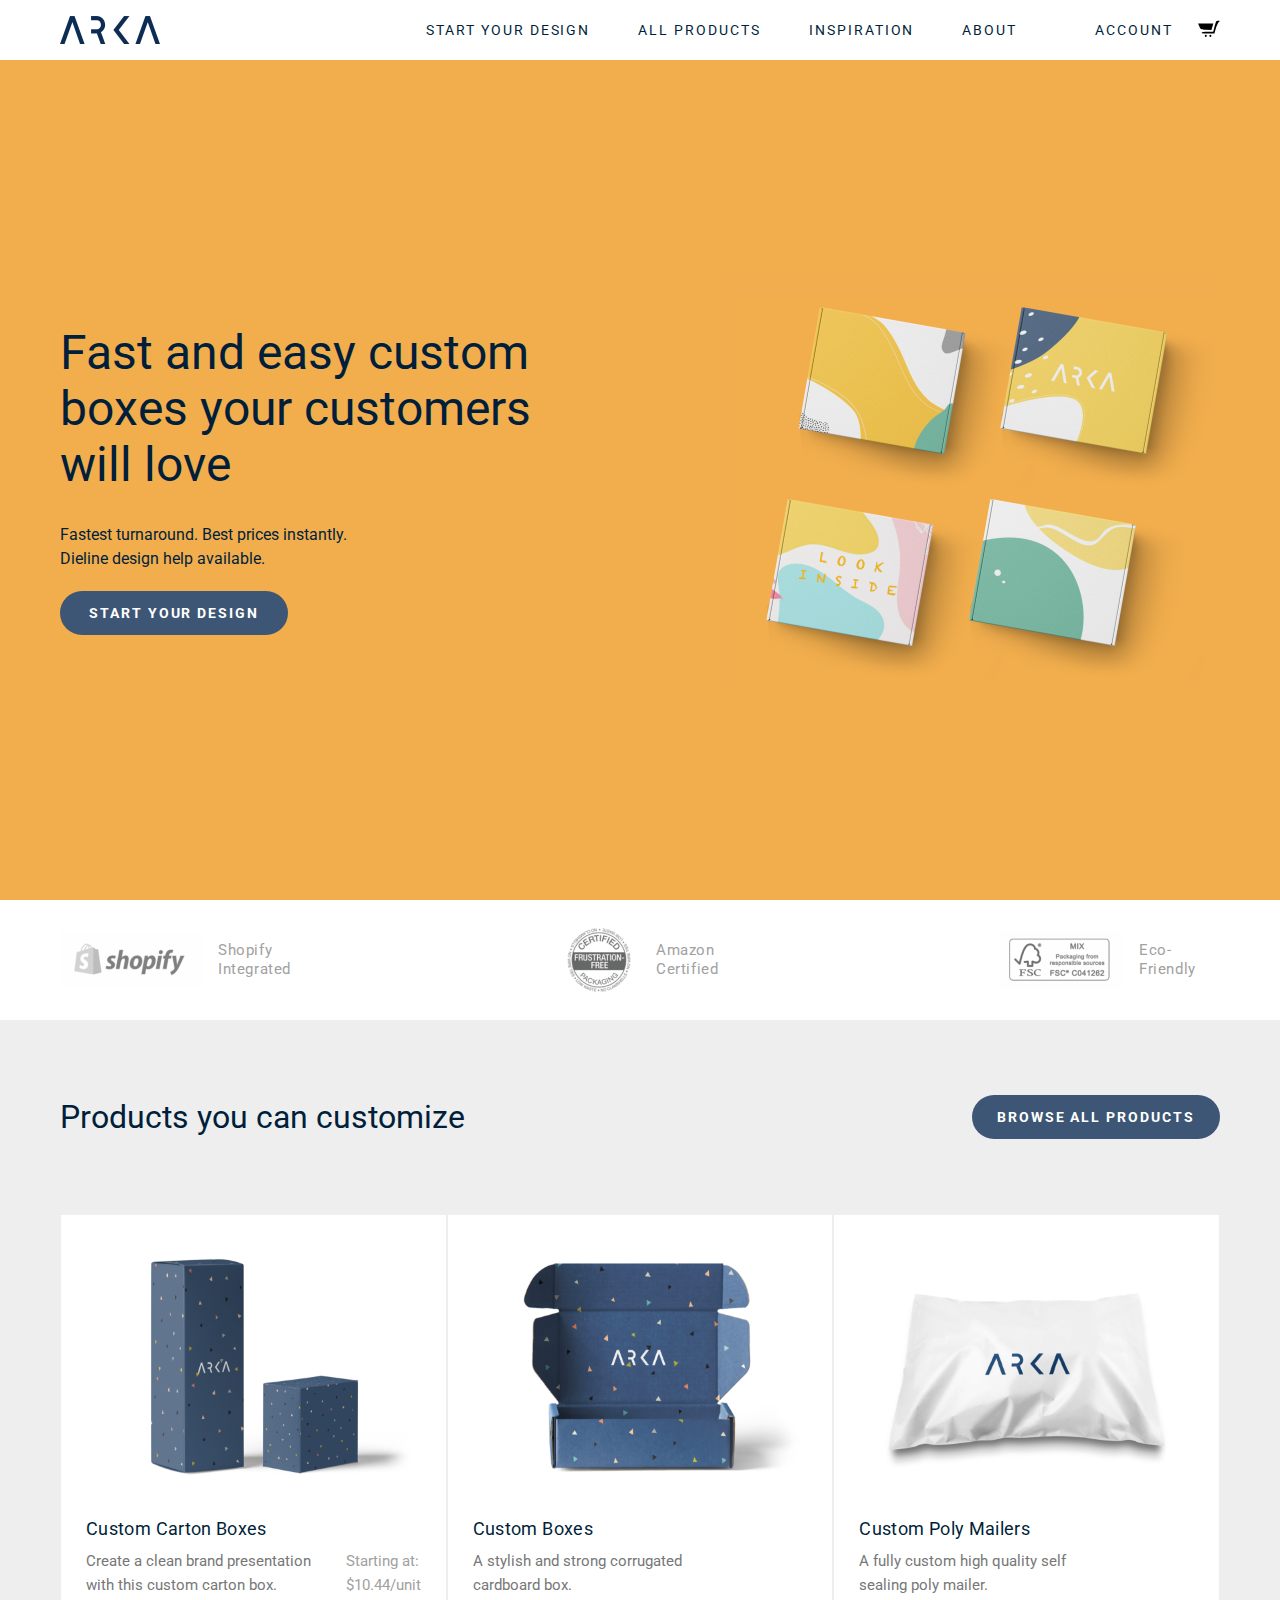
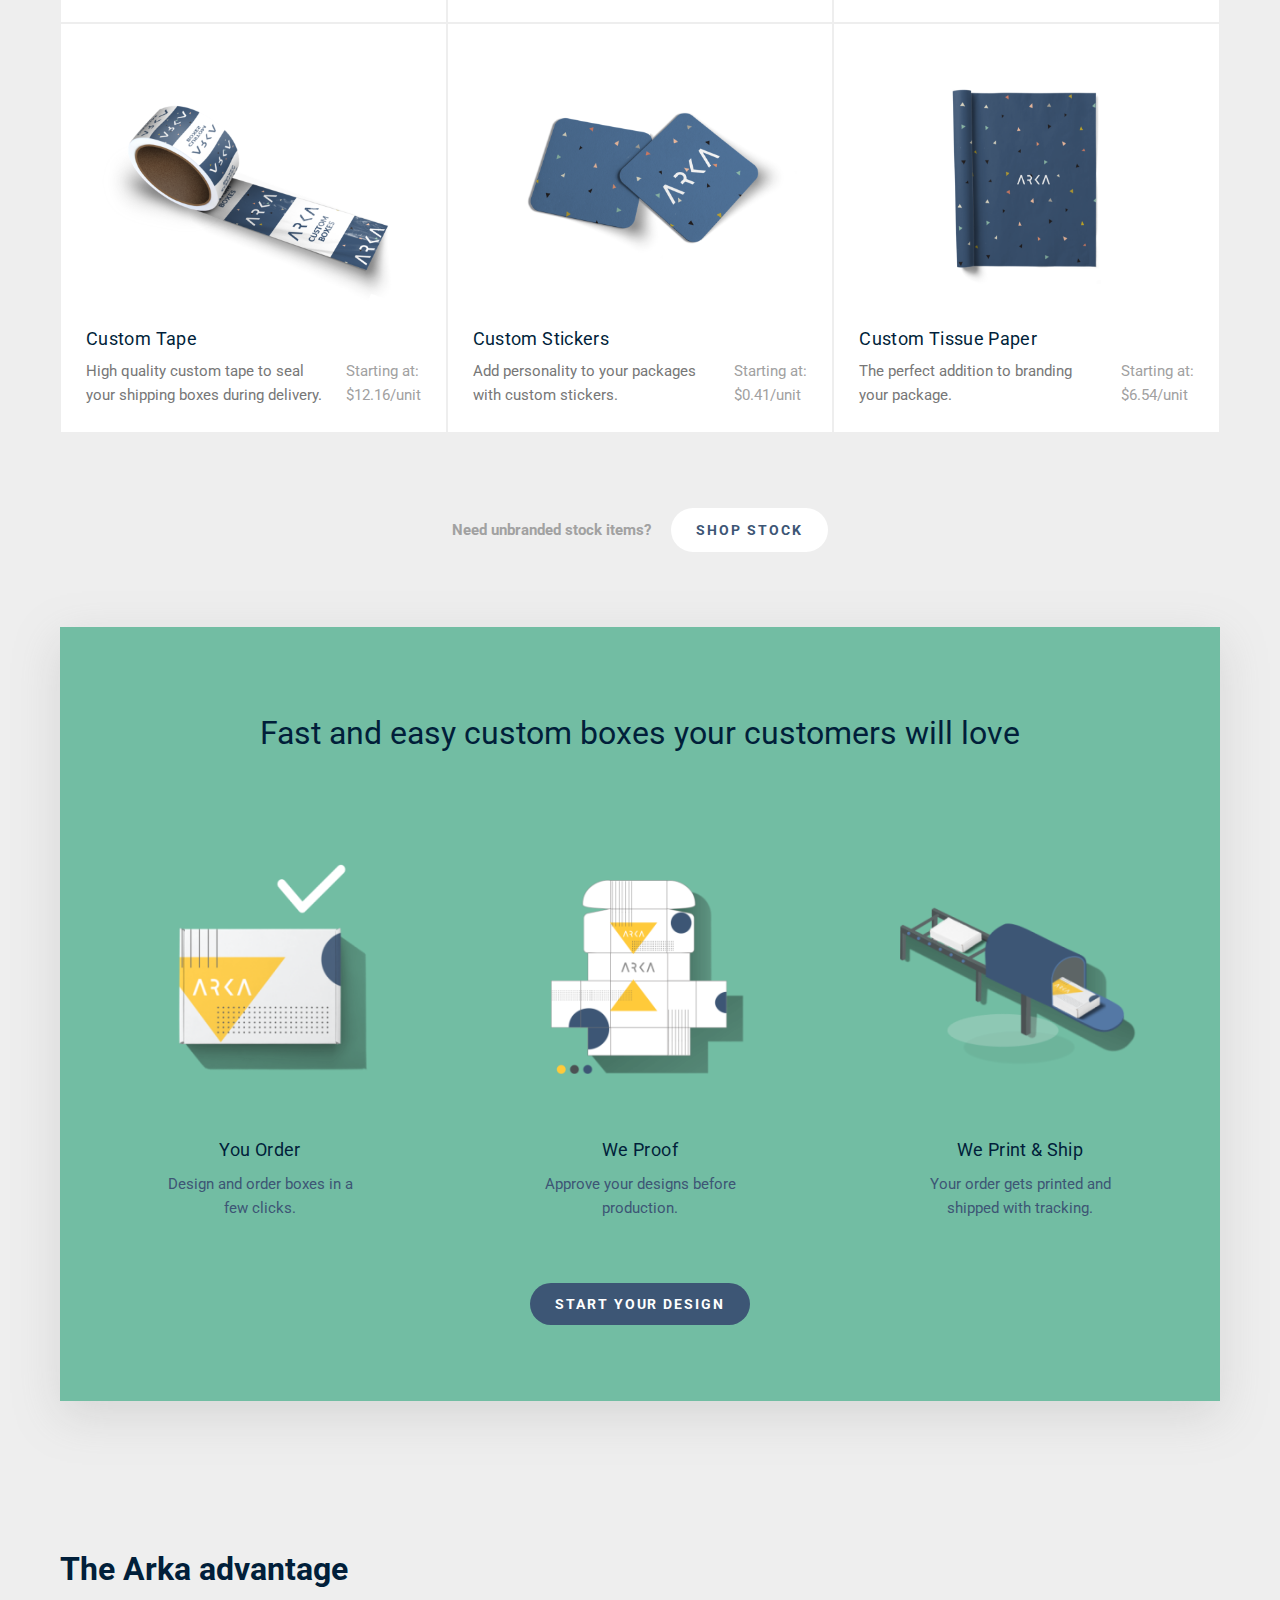
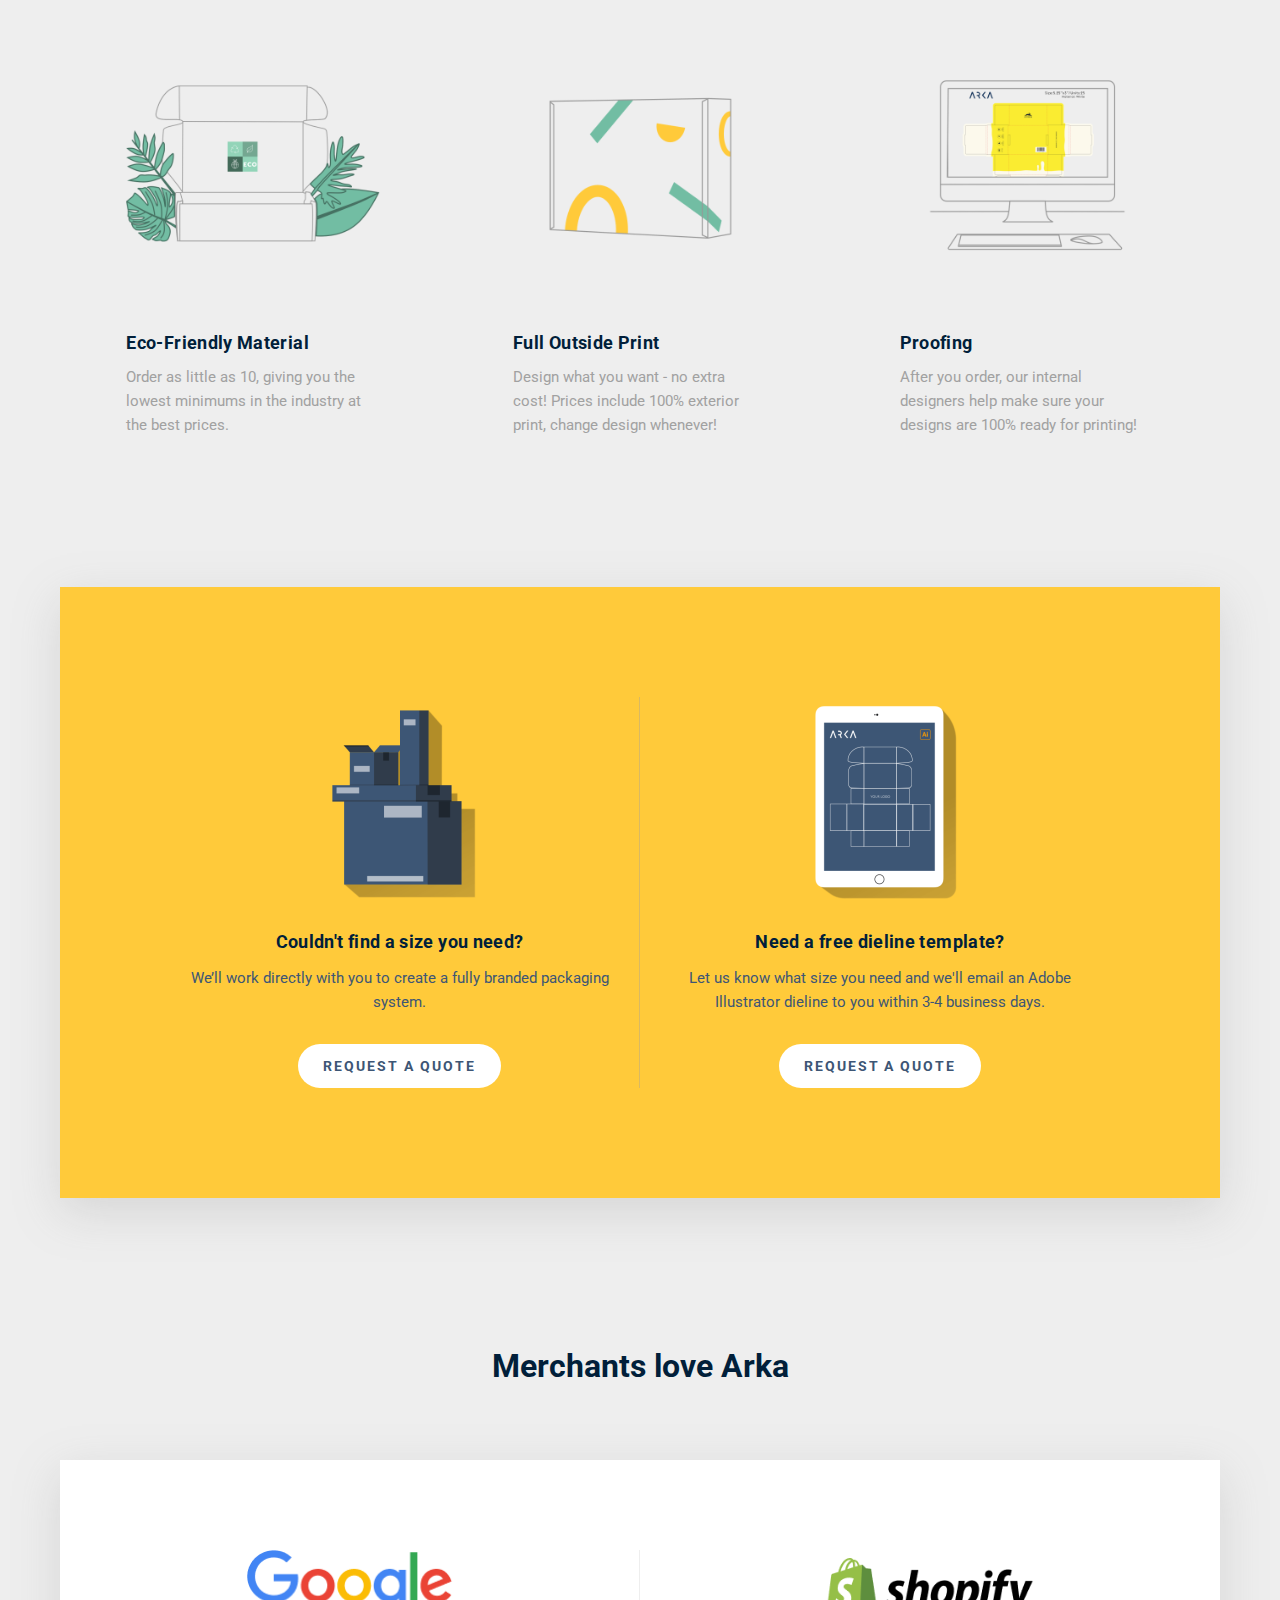
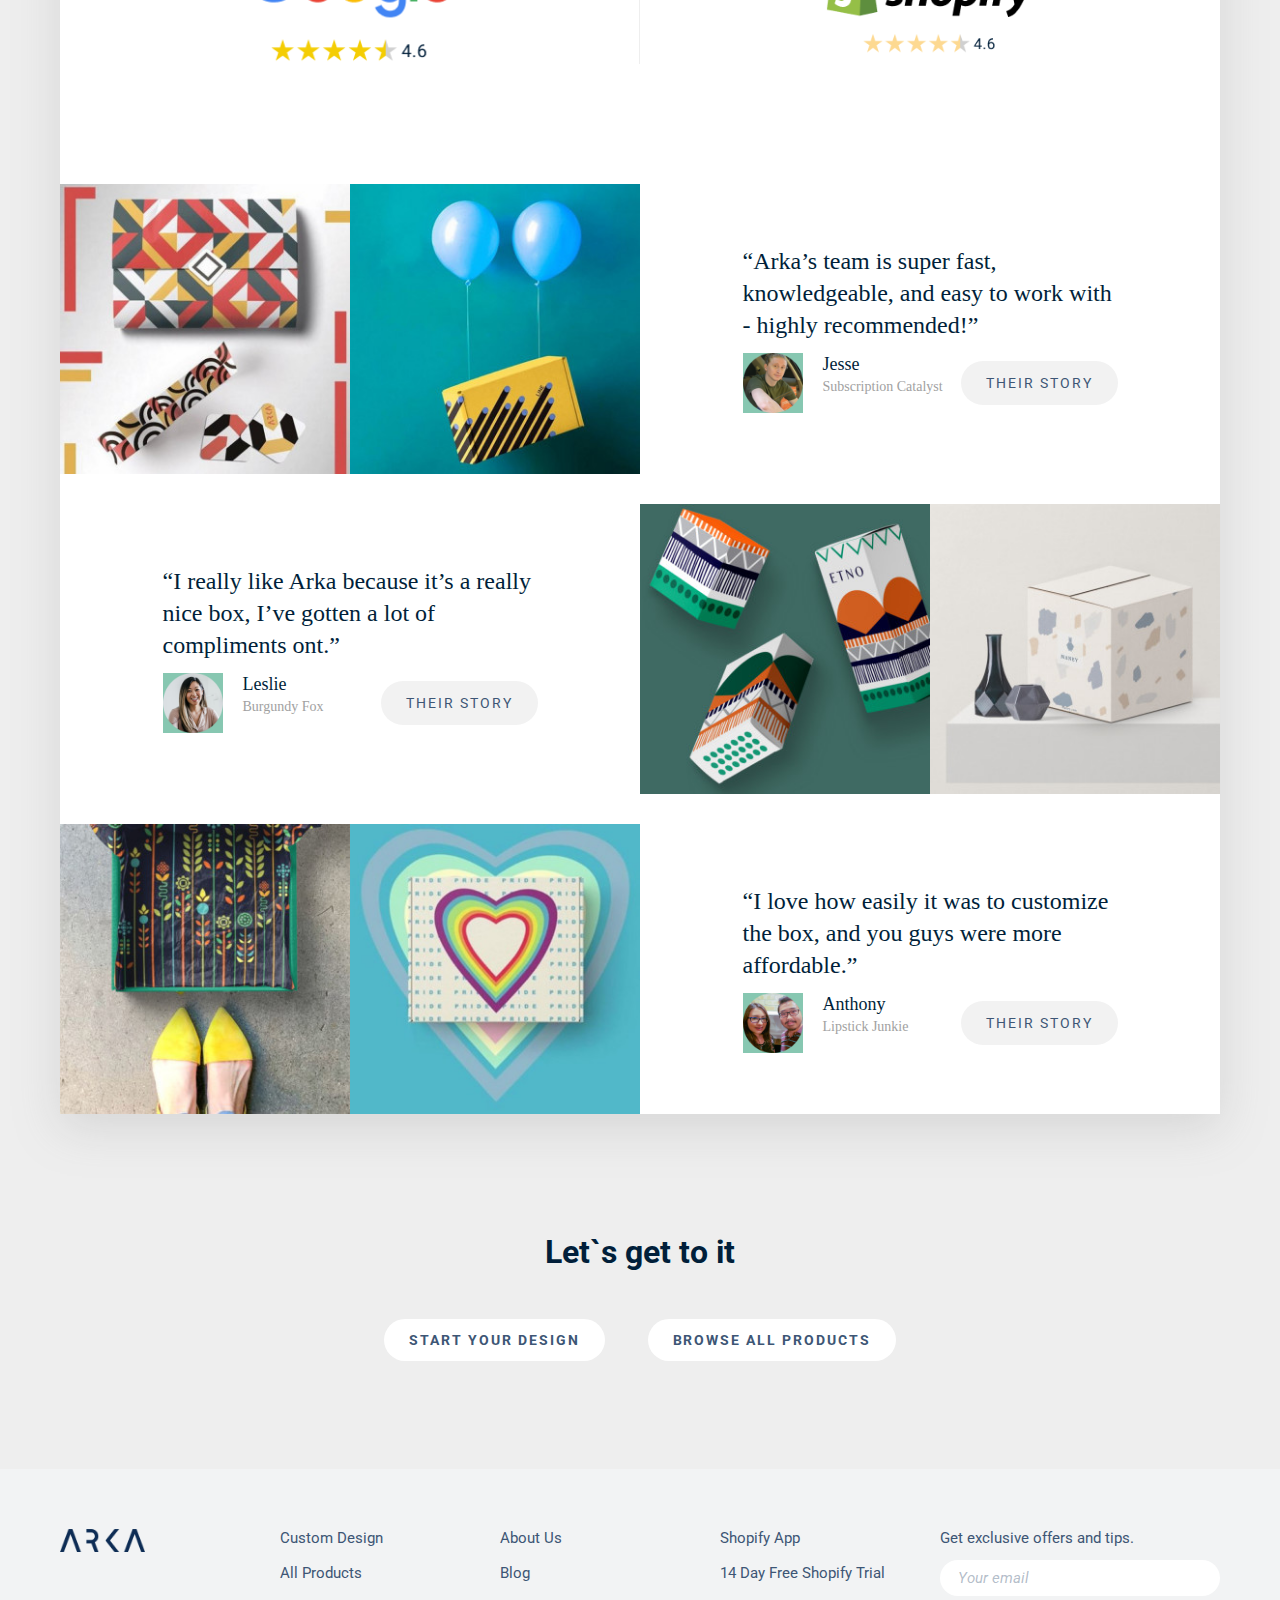
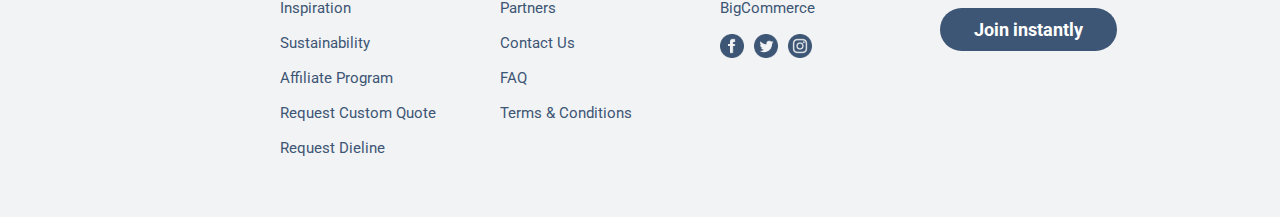
<file: 1/index.html>
<!DOCTYPE html>
<html lang="en">

<head>
    <meta charset="UTF-8">
    <link rel="stylesheet" href="css/style.css">
    <meta name="viewport" content="width=device-width, initial-scale=1.0, maximum-scale=1.0, user-scalable=0">
    <title></title>
</head>

<body>
    <div class="wrapper">
        <header class="header">
            <div class="header__container container">
                <div class="header__block">
                    <div class="header__burger">
                        <span></span>
                    </div>
                    <div class="header__logo">
                        <img src="img/logo.png" alt="">
                    </div>
                    <div class="header__body">
                        <nav class="header__menu">
                            <ul class="header__list">
                                <li>
                                    <a data-goto=".boxes__section" href="#" class="header__link">Start your design</a>
                                </li>
                                <li><a data-goto=".product__section" href="#" class="header__link">All products</a></li>
                                <li><a data-goto=".merchants__section" href="#" class="header__link">Inspiration</a>
                                </li>
                                <li><a href="#" class="header__link">About</a></li>
                            </ul>
                        </nav>
                        <div class="header__profile profile-header">
                            <a href="" class="profile-header__acc">Account</a>
                            <a href="" class="profile-header__basket">
                                <svg version="1.0" xmlns="http://www.w3.org/2000/svg" width="24.000000pt"
                                    height="24.000000pt" viewBox="0 0 24.000000 24.000000"
                                    preserveAspectRatio="xMidYMid meet">

                                    <g class="img-svg"
                                        transform="translate(0.000000,24.000000) scale(0.100000,-0.100000)"
                                        fill="#000000" stroke="none">
                                        <path d="M197 203 c-2 -5 -10 -32 -18 -60 l-13 -53 -63 0 c-35 0 -63 -4 -63
                                                -10 0 -6 30 -10 69 -10 l70 0 16 57 c9 31 24 63 33 70 15 11 15 12 -5 13 -12
                                                0 -24 -3 -26 -7z" />
                                        <path d="M15 148 c13 -31 16 -33 72 -36 l59 -3 11 36 11 35 -83 0 -84 0 14
                                                -32z" />
                                        <path d="M76 51 c-4 -5 -2 -12 3 -15 5 -4 12 -2 15 3 4 5 2 12 -3 15 -5 4 -12
                                                2 -15 -3z" />
                                        <path d="M126 51 c-4 -5 -2 -12 3 -15 5 -4 12 -2 15 3 4 5 2 12 -3 15 -5 4
                                                -12 2 -15 -3z" />
                                    </g>
                                </svg>
                            </a>
                        </div>
                    </div>
                </div>
            </div>
        </header>
        <div class="main-screen">
            <div class="main-screen__container container">
                <div class="main-screen__block">
                    <div class="main-screen__item">
                        <h1 class="main-screen__title">Fast and easy custom boxes your customers will love</h1>
                        <div class="main-screen__subtitle">Fastest turnaround. Best prices instantly. </br>Dieline
                            design
                            help available.</div>
                        <a href="" class="main-screen__button">
                            Start your design
                        </a>
                    </div>
                    <div class="main-screen__image">
                        <img src="img/bg.png" alt="">
                    </div>
                </div>

            </div>
        </div>
        <div class="company">
            <div class="company__container container">
                <div class="company__row">
                    <div class="company__column">
                        <div class="company__image">
                            <img src="img/1.png" alt="">
                        </div>
                        <div class="company__text">
                            Shopify Integrated
                        </div>
                    </div>
                    <div class="company__column">
                        <div class="company__image">
                            <img src="img/2.png" alt="">
                        </div>
                        <div class="company__text">
                            Amazon Certified
                        </div>
                    </div>
                    <div class="company__column">
                        <div class="company__image">
                            <img src="img/3.png" alt="">
                        </div>
                        <div class="company__text">
                            Eco-Friendly
                        </div>
                    </div>
                </div>
            </div>
        </div>
        <div class="content">
            <div class="product">
                <div class="product__container container product__section">
                    <div class="product__header">
                        <div class="product__title title">
                            Products you can customize
                        </div>
                        <a href="" class="product__button button">
                            Browse all products
                        </a>
                    </div>
                    <div class="product__body">
                        <div class="product__block block-product">
                            <div class="block-product__row">
                                <div class="block-product__column">
                                    <div class="block-product__items items-block-product">
                                        <a href="" class="items-block-product__img">
                                            <img src="img/product/1.png" alt="">
                                        </a>
                                        <div class="items-block-product__des">
                                            <div href="" class="items-block-product__title items-title">Custom Carton
                                                Boxes
                                            </div>
                                            <div class="items-block-product__text">
                                                <div class="items-block-product__subtitle items-subtitle">Create a clean
                                                    brand
                                                    presentation with this custom carton box.</div>
                                                <div class="items-block-product__price">
                                                    <p>Starting at:</p>
                                                    <p>$10.44/unit</p>
                                                </div>
                                            </div>
                                        </div>
                                    </div>
                                </div>
                                <div class="block-product__column">
                                    <div class="block-product__items items-block-product">
                                        <a href="" class="items-block-product__img">
                                            <img src="img/product/2.png" alt="">
                                        </a>
                                        <div class="items-block-product__des">
                                            <div class="items-block-product__title items-title">Custom Boxes</div>
                                            <div class="items-block-product__text">
                                                <div class="items-block-product__subtitle items-subtitle">A stylish and
                                                    strong corrugated cardboard box.</div>
                                            </div>
                                        </div>
                                    </div>
                                </div>
                                <div class="block-product__column">
                                    <div class="block-product__items items-block-product">
                                        <a href="" class="items-block-product__img">
                                            <img src="img/product/3.png" alt="">
                                        </a>
                                        <div class="items-block-product__des">
                                            <div class="items-block-product__title items-title">Custom Poly Mailers
                                            </div>
                                            <div class="items-block-product__text">
                                                <div class="items-block-product__subtitle items-subtitle">A fully custom
                                                    high quality self sealing poly mailer.</div>
                                            </div>
                                        </div>
                                    </div>
                                </div>
                                <div class="block-product__column">
                                    <div class="block-product__items items-block-product">
                                        <a href="" class="items-block-product__img">
                                            <img src="img/product/4.png" alt="">
                                        </a>
                                        <div class="items-block-product__des">
                                            <div class="items-block-product__title items-title">Custom Tape</div>
                                            <div class="items-block-product__text">
                                                <div class="items-block-product__subtitle items-subtitle">High quality
                                                    custom tape to seal your shipping boxes during delivery.</div>
                                                <div class="items-block-product__price">
                                                    <p>Starting at:</p>
                                                    <p>$12.16/unit</p>
                                                </div>
                                            </div>
                                        </div>
                                    </div>
                                </div>
                                <div class="block-product__column">
                                    <div class="block-product__items items-block-product">
                                        <a href="" class="items-block-product__img">
                                            <img src="img/product/5.png" alt="">
                                        </a>
                                        <div class="items-block-product__des">
                                            <div class="items-block-product__title items-title">Custom Stickers</div>
                                            <div class="items-block-product__text">
                                                <div class="items-block-product__subtitle items-subtitle">Add
                                                    personality to your packages with custom stickers.</div>
                                                <div class="items-block-product__price">
                                                    <p>Starting at:</p>
                                                    <p>$0.41/unit</p>
                                                </div>
                                            </div>
                                        </div>
                                    </div>
                                </div>
                                <div class="block-product__column">
                                    <div class="block-product__items items-block-product">
                                        <a href="" class="items-block-product__img">
                                            <img src="img/product/6.png" alt="">
                                        </a>
                                        <div class="items-block-product__des">
                                            <div class="items-block-product__title items-title">Custom Tissue Paper
                                            </div>
                                            <div class="items-block-product__text">
                                                <div class="items-block-product__subtitle items-subtitle">The perfect
                                                    addition to branding your package.</div>
                                                <div class="items-block-product__price">
                                                    <p>Starting at:</p>
                                                    <p>$6.54/unit</p>
                                                </div>
                                            </div>
                                        </div>
                                    </div>
                                </div>
                            </div>
                        </div>
                    </div>
                    <div class="product__footer">
                        <div class="product__text">Need unbranded stock items?</div>
                        <a href="" class="product__button_f button">
                            Shop stock
                        </a>
                    </div>
                </div>
            </div>
            <div class="boxes">
                <div class="boxes__container container boxes__section">
                    <div class="boxes__block">
                        <div class="boxes__header">
                            <div class="boxes__title title">Fast and easy custom boxes your customers will love</div>
                        </div>
                        <div class="boxes__body">
                            <div class="boxes__row">
                                <div class="boxes__column">
                                    <div class="boxes__items items-boxes">
                                        <div class="items-boxes__img">
                                            <img src="img/product/7.png" alt="">
                                        </div>
                                        <div class="items-boxes__info">
                                            <div class="items-boxes__title items-title">You Order</div>
                                            <div class="items-boxes__subtitle items-subtitle">
                                                Design and order boxes in a few clicks.
                                            </div>
                                        </div>
                                    </div>
                                </div>
                                <div class="boxes__column">
                                    <div class="boxes__items items-boxes">
                                        <div class="items-boxes__img">
                                            <img src="img/product/8.png" alt="">
                                        </div>
                                        <div class="items-boxes__info">
                                            <div class="items-boxes__title items-title">We Proof</div>
                                            <div class="items-boxes__subtitle items-subtitle">
                                                Approve your designs before production.
                                            </div>
                                        </div>
                                    </div>
                                </div>
                                <div class="boxes__column">
                                    <div class="boxes__items items-boxes">
                                        <div class="items-boxes__img">
                                            <img src="img/product/9.png" alt="">
                                        </div>
                                        <div class="items-boxes__info">
                                            <div class="items-boxes__title items-title">We Print & Ship</div>
                                            <div class="items-boxes__subtitle items-subtitle">
                                                Your order gets printed and shipped with tracking.
                                            </div>
                                        </div>
                                    </div>
                                </div>
                            </div>
                        </div>
                        <div class="boxes__footer">
                            <a href="" class="boxes__button button">
                                Start your design
                            </a>
                        </div>
                    </div>
                </div>
            </div>
            <div class="advantage">
                <div class="advantage__container container">
                    <div class="advantage__block">
                        <div class="advantage__header">
                            <div class="advantage__title title">
                                The Arka advantage
                            </div>
                        </div>
                        <div class="advantage__body">
                            <div class="advantage__row">
                                <div class="advantage__column">
                                    <div class="advantage__items items-advantage">
                                        <div class="items-advantage__img">
                                            <img src="img/product/10.png" alt="">
                                        </div>
                                        <div class="items-advantage__info">
                                            <div class="items-advantage__title items-title">
                                                Eco-Friendly Material
                                            </div>
                                            <div class="items-advantage__subtitle items-subtitle">
                                                Order as little as 10, giving you the lowest minimums in the industry at
                                                the best prices.
                                            </div>
                                        </div>
                                    </div>
                                </div>
                                <div class="advantage__column">
                                    <div class="advantage__items items-advantage">
                                        <div class="items-advantage__img">
                                            <img src="img/product/11.png" alt="">
                                        </div>
                                        <div class="items-advantage__info">
                                            <div class="items-advantage__title items-title">
                                                Full Outside Print
                                            </div>
                                            <div class="items-advantage__subtitle items-subtitle">
                                                Design what you want - no extra cost! Prices include 100% exterior
                                                print, change design whenever!
                                            </div>
                                        </div>
                                    </div>
                                </div>
                                <div class="advantage__column">
                                    <div class="advantage__items items-advantage">
                                        <div class="items-advantage__img">
                                            <img src="img/product/12.png" alt="">
                                        </div>
                                        <div class="items-advantage__info">
                                            <div class="items-advantage__title items-title">
                                                Proofing
                                            </div>
                                            <div class="items-advantage__subtitle items-subtitle">
                                                After you order, our internal designers help make sure your designs are
                                                100% ready for printing!
                                            </div>
                                        </div>
                                    </div>
                                </div>
                            </div>
                        </div>
                    </div>
                </div>
            </div>
            <div class="sentence">
                <div class="sentence__container container">
                    <div class="sentence__block">
                        <div class="sentence__row">
                            <div class="sentence__column">
                                <div class="sentence__items items-sentence items-sentence_l">
                                    <div class="items-sentence__block">
                                        <div class="items-sentence__image">
                                            <img src="img/product/13.png" alt="">
                                        </div>
                                        <div class="items-sentence__info">
                                            <div class="items-sentence__title items-title">
                                                Couldn't find a size you need?
                                            </div>
                                            <div class="items-sentence__subtitle items-subtitle">
                                                <p>We’ll work directly with you to create a fully branded packaging
                                                    system.</p>
                                            </div>
                                            <a href="" class="items-sentence__button button">
                                                Request a quote
                                            </a>
                                        </div>
                                    </div>
                                </div>
                            </div>
                            <div class="sentence__column">
                                <div class="sentence__items items-sentence">
                                    <div class="items-sentence__block">
                                        <div class="items-sentence__image">
                                            <img src="img/product/14.png" alt="">
                                        </div>
                                        <div class="items-sentence__info">
                                            <div class="items-sentence__title items-title">
                                                Need a free dieline template?
                                            </div>
                                            <div class="items-sentence__subtitle items-subtitle">
                                                <p>Let us know what size you need and we'll email an Adobe Illustrator
                                                    dieline to you within 3-4 business days.</p>
                                            </div>
                                            <a href="" class="items-sentence__button button">
                                                Request a quote
                                            </a>
                                        </div>
                                    </div>
                                </div>
                            </div>
                        </div>
                    </div>
                </div>
            </div>
            <div class="merchants merchants__section">
                <div class="merchants__container container">
                    <div class="merchants__block">
                        <div class="merchants__header">
                            <div class="merchants__title title ">
                                Merchants love Arka
                            </div>
                        </div>
                        <div class="merchants__body body-merchants">
                            <div class="body-merchants__block">
                                <div class="body-merchants__icon icon-body-merchants">
                                    <div class="icon-body-merchants__row">
                                        <div class="icon-body-merchants__column icon-body-merchants__column_l">
                                            <div class="icon-body-merchants__image ">
                                                <img src="img/merchants/icon_1.png" alt="">
                                            </div>
                                        </div>
                                        <div class="icon-body-merchants__column">
                                            <div class="icon-body-merchants__image">
                                                <img src="img/merchants/icon_2.png" alt="">
                                            </div>
                                        </div>
                                    </div>
                                </div>
                                <div class="body-merchants__row">
                                    <div class="body-merchants__column">
                                        <div class="body-merchants__img img-body-merchants">
                                            <div class="img-body-merchants__image">
                                                <img src="img/merchants/1.jpg" alt="">
                                            </div>
                                            <div class="img-body-merchants__image">
                                                <img src="img/merchants/2.jpg" alt="">
                                            </div>
                                        </div>
                                    </div>
                                    <div class="body-merchants__column">
                                        <div class="body-merchants__items items-body-merchant">
                                            <div class="items-body-merchant__text">“Arka’s team is super fast,
                                                knowledgeable, and easy to work with - highly recommended!”</div>
                                            <div class="items-body-merchant__persona">
                                                <div class="items-body-merchant__item">
                                                    <div class="items-body-merchant__image">
                                                        <img src="img/merchants/person1.png" alt="">
                                                    </div>
                                                    <div class="items-body-merchant__info">
                                                        <p>Jesse</p>
                                                        <p>Subscription Catalyst</p>
                                                    </div>
                                                </div>
                                                <a href="" class="items-body-merchant__button button">Their story</a>
                                            </div>
                                        </div>
                                    </div>
                                </div>
                                <div class="body-merchants__row">
                                    <div class="body-merchants__column body-merchants__column_down">
                                        <div class="body-merchants__items items-body-merchant">
                                            <div class="items-body-merchant__text">“I really like Arka because it’s a
                                                really nice box, I’ve gotten a lot of compliments ont.”</div>
                                            <div class="items-body-merchant__persona">
                                                <div class="items-body-merchant__item">
                                                    <div class="items-body-merchant__image">
                                                        <img src="img/merchants/person2.png" alt="">
                                                    </div>
                                                    <div class="items-body-merchant__info">
                                                        <p>Leslie</p>
                                                        <p>Burgundy Fox</p>
                                                    </div>
                                                </div>
                                                <a href="" class="items-body-merchant__button button">Their story</a>
                                            </div>
                                        </div>
                                    </div>
                                    <div class="body-merchants__column">
                                        <div class="body-merchants__img img-body-merchants">
                                            <div class="img-body-merchants__image">
                                                <img src="img/merchants/3.jpg" alt="">
                                            </div>
                                            <div class="img-body-merchants__image">
                                                <img src="img/merchants/4.jpg" alt="">
                                            </div>
                                        </div>
                                    </div>
                                </div>
                                <div class="body-merchants__row">
                                    <div class="body-merchants__column">
                                        <div class="body-merchants__img img-body-merchants">
                                            <div class="img-body-merchants__image">
                                                <img src="img/merchants/5.jpg" alt="">
                                            </div>
                                            <div class="img-body-merchants__image">
                                                <img src="img/merchants/6.jpg" alt="">
                                            </div>
                                        </div>
                                    </div>
                                    <div class="body-merchants__column">
                                        <div class="body-merchants__items items-body-merchant">
                                            <div class="items-body-merchant__text">“I love how easily it was to
                                                customize the box, and you guys were more affordable.”</div>
                                            <div class="items-body-merchant__persona">
                                                <div class="items-body-merchant__item">
                                                    <div class="items-body-merchant__image">
                                                        <img src="img/merchants/person3.png" alt="">
                                                    </div>
                                                    <div class="items-body-merchant__info">
                                                        <p>Anthony</p>
                                                        <p>Lipstick Junkie</p>
                                                    </div>
                                                </div>
                                                <a href="" class="items-body-merchant__button button">Their story</a>
                                            </div>
                                        </div>
                                    </div>
                                </div>
                            </div>
                        </div>
                    </div>
                </div>
            </div>
            <div class="new-buttonn">
                <div class="new-button__container container">
                    <div class="new-buttonn__block">
                        <div class="new-buttonn__title title">
                            Let`s get to it
                        </div>
                        <div class="new-buttonn__items">
                            <a href="" class="new-buttonn__button button">Start your design</a>
                            <a href="" class="new-buttonn__button new-buttonn__button_l button">Browse all products</a>
                        </div>
                    </div>
                </div>
            </div>
        </div>
        <footer class="footer">
            <div class="footer__container container">
                <div class="footer__block">
                    <div class="footer__column">
                        <div class="footer__logo">
                            <img src="img/logo2.png" alt="">
                        </div>
                    </div>
                    <div class="footer__column">
                        <nav class="footer__navigation">
                            <ul class="footer__list">
                                <li><a href="" class="footer__link">Custom Design</a></li>
                                <li><a href="" class="footer__link">All Products</a></li>
                                <li><a href="" class="footer__link">Inspiration</a></li>
                                <li><a href="" class="footer__link">Sustainability</a></li>
                                <li><a href="" class="footer__link">Affiliate Program</a></li>
                                <li><a href="" class="footer__link">Request Custom Quote</a></li>
                                <li><a href="" class="footer__link">Request Dieline</a></li>
                            </ul>
                        </nav>
                    </div>
                    <div class="footer__column">
                        <nav class="footer__navigation">
                            <ul class="footer__list">
                                <li><a href="" class="footer__link">About Us</a></li>
                                <li><a href="" class="footer__link">Blog</a></li>
                                <li><a href="" class="footer__link">Partners</a></li>
                                <li><a href="" class="footer__link">Contact Us</a></li>
                                <li><a href="" class="footer__link">FAQ</a></li>
                                <li><a href="" class="footer__link">Terms & Conditions</a></li>
                            </ul>
                        </nav>

                    </div>
                    <div class="footer__column">
                        <nav class="footer__navigation">
                            <ul class="footer__list">
                                <li><a href="" class="footer__link">Shopify App</a></li>
                                <li><a href="" class="footer__link">14 Day Free Shopify Trial</a></li>
                                <li><a href="" class="footer__link">BigCommerce</a></li>
                            </ul>
                            <ul class="footer__icon">
                                <li><a href="" class="footer__link-icon"><img src="img/icon1.png" alt=""></a></li>
                                <li><a href="" class="footer__link-icon"><img src="img/icon2.png" alt=""></a></li>
                                <li><a href="" class="footer__link-icon"><img src="img/icon3.png" alt=""></a></li>
                            </ul>
                        </nav>
                    </div>
                    <div class="footer__column">
                        <div class="footer__connection">
                            <div class="footer__text">Get exclusive offers and tips.</div>
                            <form action="" class="footer__form">
                                <div class="footer__input">
                                    <input type="text" name="" id="" placeholder="Your email">
                                </div>
                                <div class="footer__button">
                                    <button>Join instantly</button>
                                </div>
                            </form>
                        </div>
                    </div>
                </div>
            </div>
        </footer>
    </div>

    <script src="js/script.js"></script>
</body>

</html>
</file>
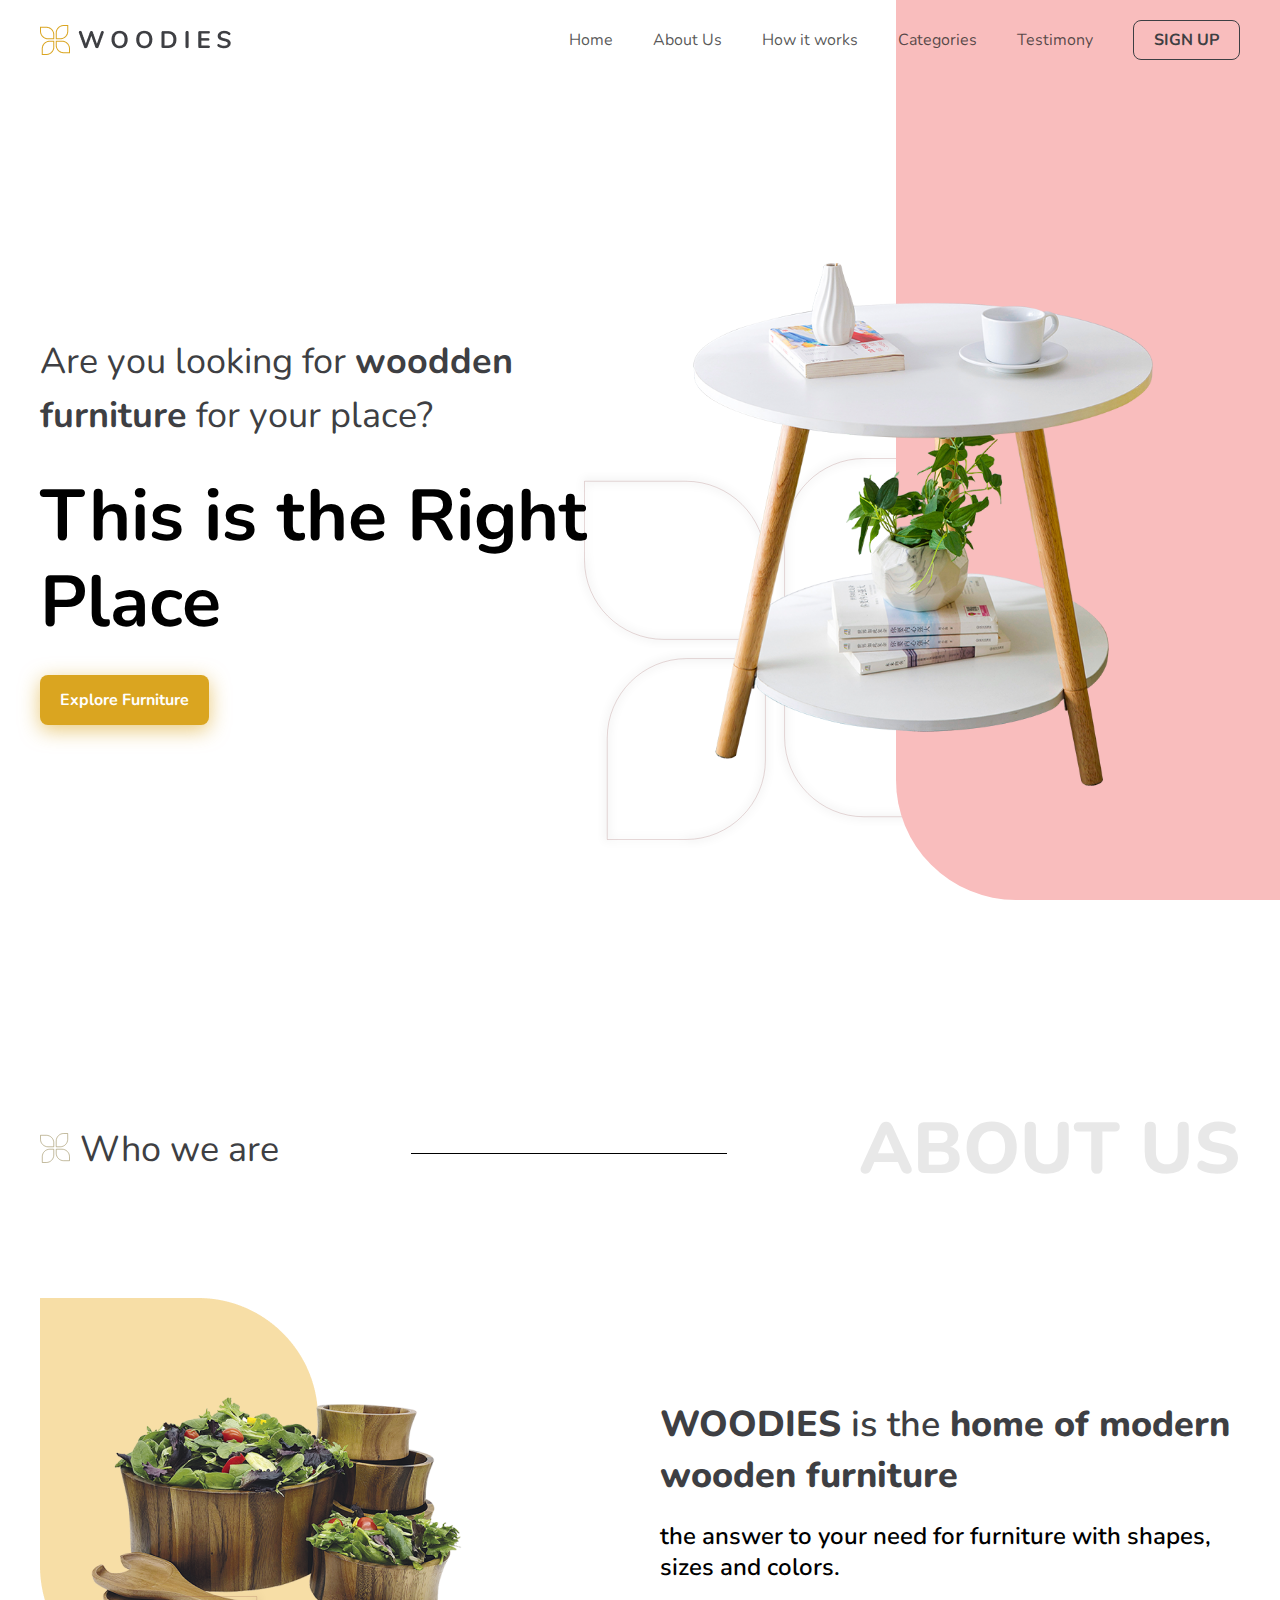
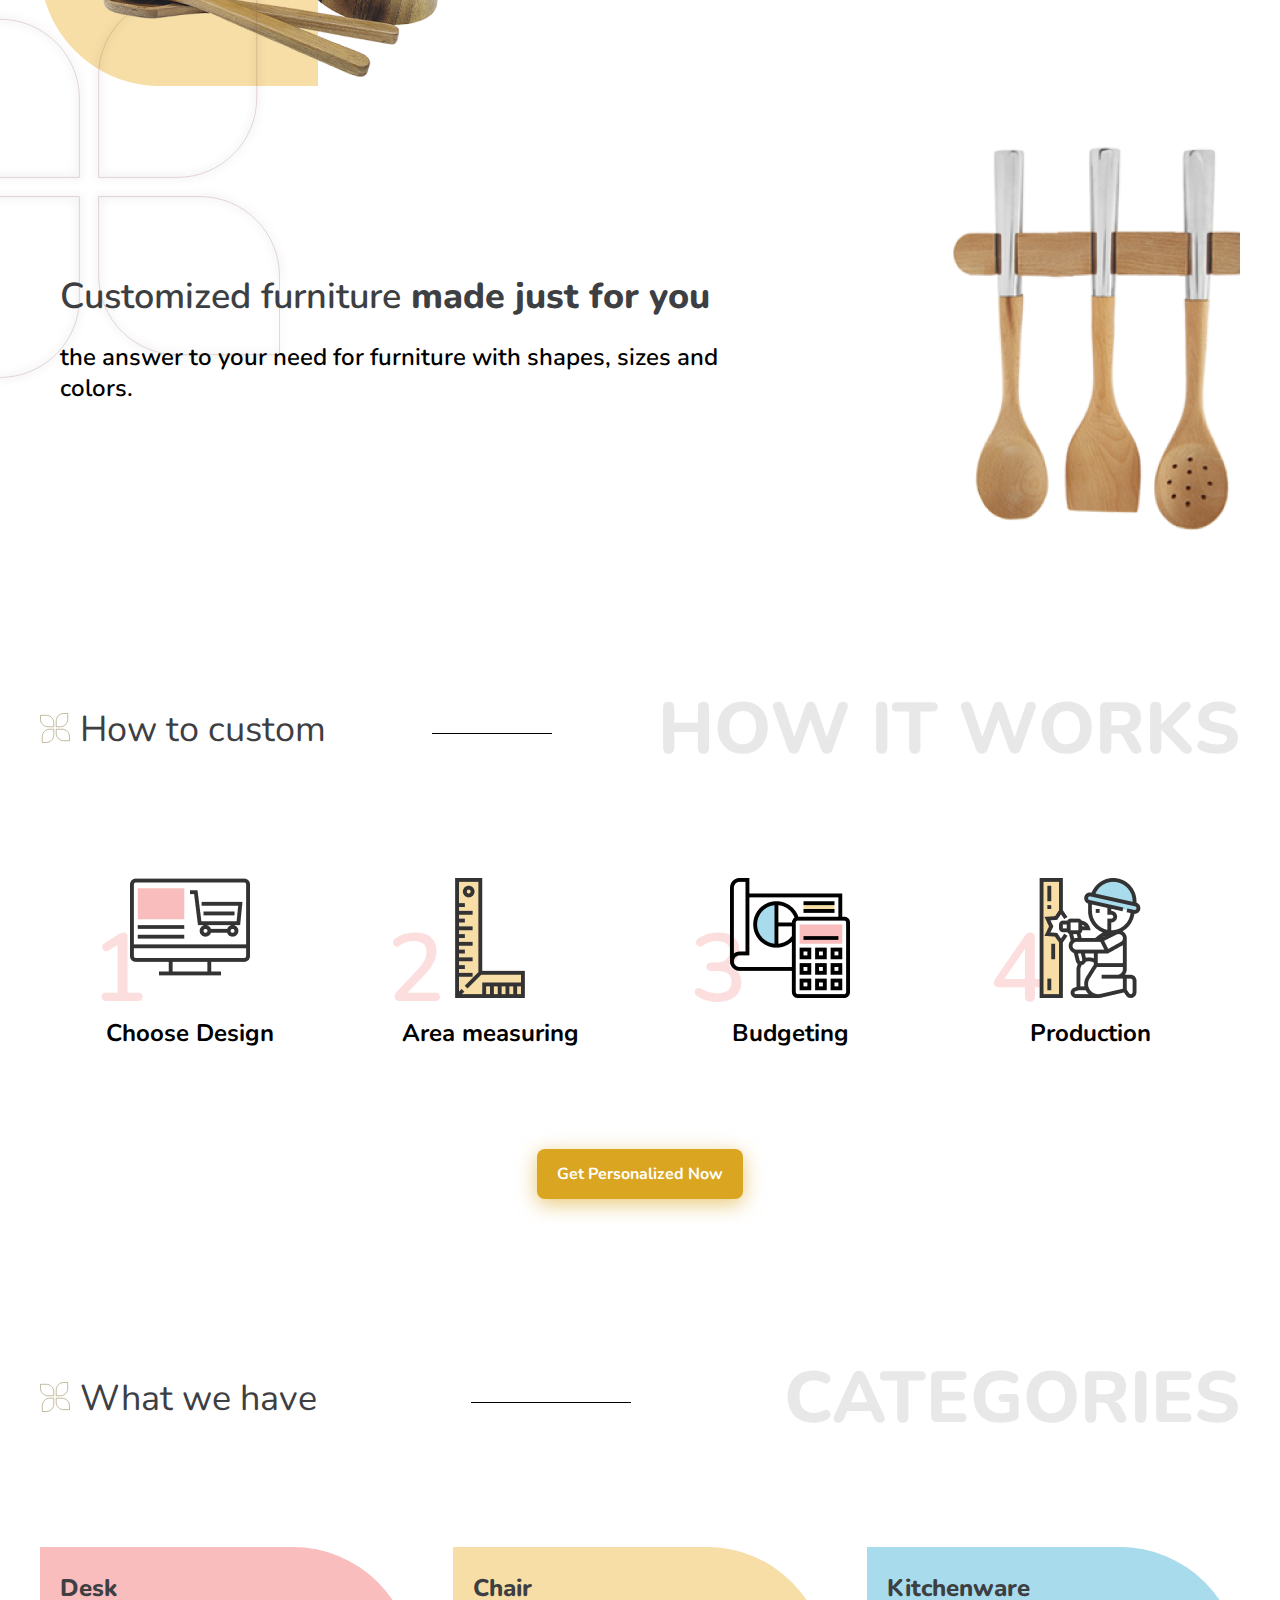
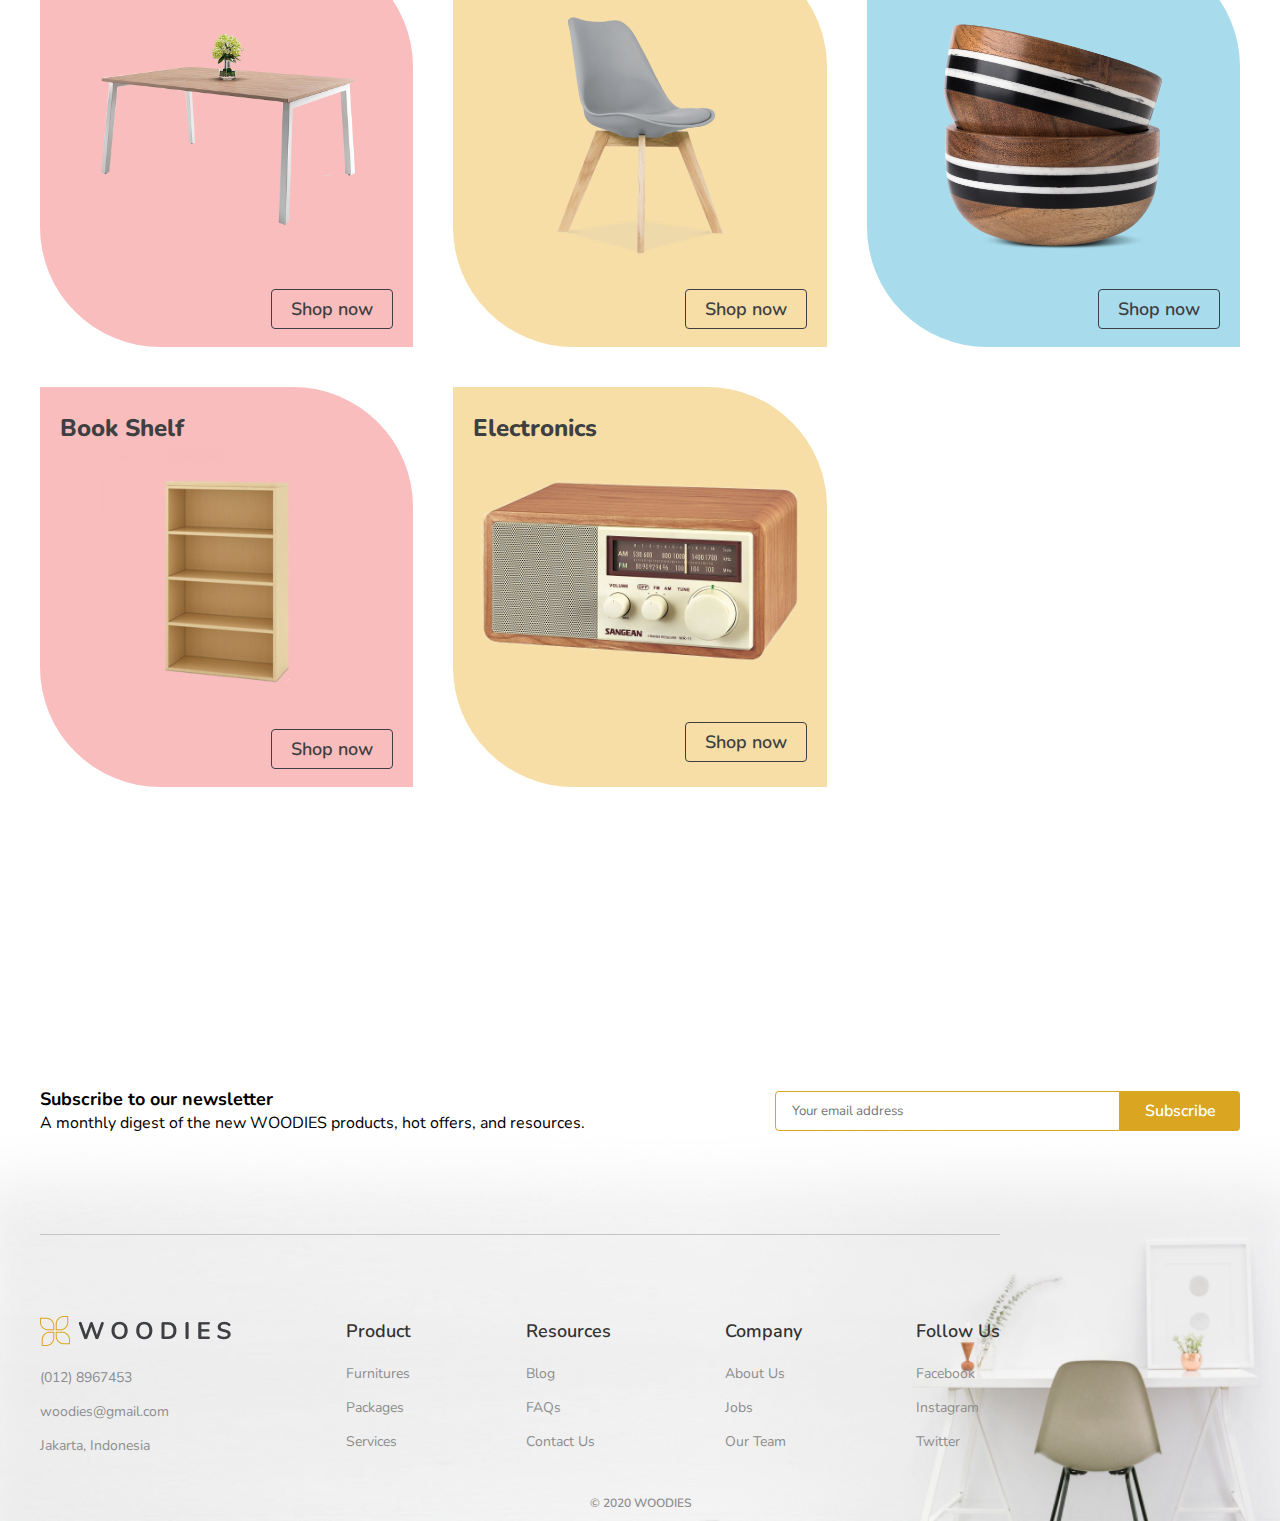
<file: 2/index.html>
<!DOCTYPE html>
<html lang="en">

<head>
    <meta charset="UTF-8">
    <link rel="stylesheet" href="css/style.css">
    <meta name="viewport" content="width=device-width, initial-scale=1.0, maximum-scale=1.0, user-scalable=0">
    <title></title>
</head>

<body>
    <div class="wrapper">
        <header class="header">
            <div class="header__container container">
                <div class="header__block">
                    <div class="header__logo">
                        <img src="img/logo.png" alt="">
                    </div>
                    <nav class="header__menu">
                        <ul class="header__list">
                            <li><a data-goto="" href="#" class="header__link">Home</a></li>
                            <li><a data-goto=".about__section" href="#" class="header__link">About Us</a></li>
                            <li><a data-goto=".custom__section" href="#" class="header__link">How it works</a></li>
                            <li><a data-goto=".categories__section" href="#" class="header__link">Categories</a></li>
                            <li><a data-goto="" href="#" class="header__link">Testimony</a></li>
                            <li><a data-goto="" href="#" class="header__link header__link_btn">Sign up</a></li>
                        </ul>
                    </nav>
                    <div class="header__burger">
                        <span></span>
                    </div>
                </div>
            </div>
        </header>
        <div class="main">
            <div class="main__contnent">
                <div class="main__container container">
                    <div class="main__body">
                        <div class="main__column">
                            <div class="main__subtitle">Are you looking for
                                <span>woodden furniture</span> for your place?
                            </div>
                            <h1 class="main__title">This is the Right Place</h1>
                            <div class="main__button"><a href="" class="button">Explore Furniture</a></div>
                        </div>
                        <div class="main__column">
                            <div class="main__iamge">
                                <img src="img/main.png" alt="">
                            </div>
                        </div>
                    </div>
                </div>
                <div class="main__bg"></div>
                <div class="main__svg"><svg width="398" height="398" viewBox="0 0 398 398" fill="none"
                        xmlns="http://www.w3.org/2000/svg">
                        <g filter="url(#filter0_d)">
                            <path
                                d="M8.5 31.238H109.905C153.811 31.238 189.405 66.8314 189.405 110.738V189.405H88C44.0934 189.405 8.5 153.811 8.5 109.905V31.238Z"
                                stroke="#894242" stroke-opacity="0.2" />
                        </g>
                        <g filter="url(#filter1_d)">
                            <path
                                d="M208.595 208.595H310C353.907 208.595 389.5 244.189 389.5 288.095V366.762H288.095C244.189 366.762 208.595 331.169 208.595 287.262V208.595Z"
                                stroke="#894242" stroke-opacity="0.2" />
                        </g>
                        <g filter="url(#filter2_d)">
                            <path
                                d="M208.595 88C208.595 44.0934 244.189 8.5 288.095 8.5H366.762V109.905C366.762 153.811 331.169 189.405 287.262 189.405H208.595V88Z"
                                stroke="#894242" stroke-opacity="0.2" />
                        </g>
                        <g filter="url(#filter3_d)">
                            <path
                                d="M31.238 288.095C31.238 244.189 66.8314 208.595 110.738 208.595H189.405V310C189.405 353.907 153.811 389.5 109.905 389.5H31.238V288.095Z"
                                stroke="#894242" stroke-opacity="0.2" />
                        </g>
                        <defs>
                            <filter id="filter0_d" x="0" y="22.738" width="197.905" height="175.167"
                                filterUnits="userSpaceOnUse" color-interpolation-filters="sRGB">
                                <feFlood flood-opacity="0" result="BackgroundImageFix" />
                                <feColorMatrix in="SourceAlpha" type="matrix"
                                    values="0 0 0 0 0 0 0 0 0 0 0 0 0 0 0 0 0 0 127 0" />
                                <feOffset />
                                <feGaussianBlur stdDeviation="4" />
                                <feColorMatrix type="matrix" values="0 0 0 0 0 0 0 0 0 0 0 0 0 0 0 0 0 0 0.15 0" />
                                <feBlend mode="normal" in2="BackgroundImageFix" result="effect1_dropShadow" />
                                <feBlend mode="normal" in="SourceGraphic" in2="effect1_dropShadow" result="shape" />
                            </filter>
                            <filter id="filter1_d" x="200.095" y="200.095" width="197.905" height="175.167"
                                filterUnits="userSpaceOnUse" color-interpolation-filters="sRGB">
                                <feFlood flood-opacity="0" result="BackgroundImageFix" />
                                <feColorMatrix in="SourceAlpha" type="matrix"
                                    values="0 0 0 0 0 0 0 0 0 0 0 0 0 0 0 0 0 0 127 0" />
                                <feOffset />
                                <feGaussianBlur stdDeviation="4" />
                                <feColorMatrix type="matrix" values="0 0 0 0 0 0 0 0 0 0 0 0 0 0 0 0 0 0 0.15 0" />
                                <feBlend mode="normal" in2="BackgroundImageFix" result="effect1_dropShadow" />
                                <feBlend mode="normal" in="SourceGraphic" in2="effect1_dropShadow" result="shape" />
                            </filter>
                            <filter id="filter2_d" x="200.095" y="0" width="175.167" height="197.905"
                                filterUnits="userSpaceOnUse" color-interpolation-filters="sRGB">
                                <feFlood flood-opacity="0" result="BackgroundImageFix" />
                                <feColorMatrix in="SourceAlpha" type="matrix"
                                    values="0 0 0 0 0 0 0 0 0 0 0 0 0 0 0 0 0 0 127 0" />
                                <feOffset />
                                <feGaussianBlur stdDeviation="4" />
                                <feColorMatrix type="matrix" values="0 0 0 0 0 0 0 0 0 0 0 0 0 0 0 0 0 0 0.15 0" />
                                <feBlend mode="normal" in2="BackgroundImageFix" result="effect1_dropShadow" />
                                <feBlend mode="normal" in="SourceGraphic" in2="effect1_dropShadow" result="shape" />
                            </filter>
                            <filter id="filter3_d" x="22.738" y="200.095" width="175.167" height="197.905"
                                filterUnits="userSpaceOnUse" color-interpolation-filters="sRGB">
                                <feFlood flood-opacity="0" result="BackgroundImageFix" />
                                <feColorMatrix in="SourceAlpha" type="matrix"
                                    values="0 0 0 0 0 0 0 0 0 0 0 0 0 0 0 0 0 0 127 0" />
                                <feOffset />
                                <feGaussianBlur stdDeviation="4" />
                                <feColorMatrix type="matrix" values="0 0 0 0 0 0 0 0 0 0 0 0 0 0 0 0 0 0 0.15 0" />
                                <feBlend mode="normal" in2="BackgroundImageFix" result="effect1_dropShadow" />
                                <feBlend mode="normal" in="SourceGraphic" in2="effect1_dropShadow" result="shape" />
                            </filter>
                        </defs>
                    </svg>
                </div>
            </div>
        </div>
        <div class="content">
            <div class="about">
                <div class="about__container container about__section">
                    <div class="about__header header-title">
                        <div class="header-title__subtitle">
                            <div class="header-title__logo">
                                <svg width="30" height="30" viewBox="0 0 30 30" fill="none"
                                    xmlns="http://www.w3.org/2000/svg">
                                    <path
                                        d="M0.5 2.28571H6.28571C10.4278 2.28571 13.7857 5.64357 13.7857 9.78571V13.7857H8C3.85787 13.7857 0.5 10.4278 0.5 6.28571V2.28571Z"
                                        stroke="#897942" stroke-opacity="0.5" />
                                    <path
                                        d="M16.2143 16.2143H22C26.1421 16.2143 29.5 19.5722 29.5 23.7143V27.7143H23.7143C19.5722 27.7143 16.2143 24.3564 16.2143 20.2143V16.2143Z"
                                        stroke="#897942" stroke-opacity="0.5" />
                                    <path
                                        d="M16.2143 8C16.2143 3.85787 19.5722 0.5 23.7143 0.5H27.7143V6.28571C27.7143 10.4278 24.3564 13.7857 20.2143 13.7857H16.2143V8Z"
                                        stroke="#897942" stroke-opacity="0.5" />
                                    <path
                                        d="M2.28571 23.7143C2.28571 19.5722 5.64357 16.2143 9.78571 16.2143H13.7857V22C13.7857 26.1421 10.4278 29.5 6.28571 29.5H2.28571V23.7143Z"
                                        stroke="#897942" stroke-opacity="0.5" />
                                </svg>
                            </div>
                            <h3>Who we are</h3>
                        </div>
                        <div class="header-title__line">
                            <svg height="1" viewBox="0 0 316 1" fill="none">
                                <line x1="4.37114e-08" y1="0.5" x2="316" y2="0.500028" stroke="black" />
                            </svg>

                        </div>
                        <h2 class="header-title__title">ABOUT US</h2>
                    </div>
                    <div class="about__body">
                        <div class="about__row">
                            <div class="about__column">
                                <div class="about__image">
                                    <img src="img/about.png" alt="">
                                </div>
                            </div>
                            <div class="about__column">
                                <div class="about__block block-about">
                                    <div class="block-about__title">WOODIES <span>is the</span> home of modern wooden
                                        furniture</div>
                                    <div class="block-about__text">the answer to your need for furniture with shapes,
                                        sizes and colors.</div>
                                </div>
                            </div>
                        </div>
                        <div class="about__svg">
                            <svg width="398" height="398" viewBox="0 0 398 398" fill="none"
                                xmlns="http://www.w3.org/2000/svg">
                                <g filter="url(#filter0_d)">
                                    <path
                                        d="M8.5 31.238H109.905C153.811 31.238 189.405 66.8314 189.405 110.738V189.405H88C44.0934 189.405 8.5 153.811 8.5 109.905V31.238Z"
                                        stroke="#894242" stroke-opacity="0.2" />
                                </g>
                                <g filter="url(#filter1_d)">
                                    <path
                                        d="M208.595 208.595H310C353.907 208.595 389.5 244.189 389.5 288.095V366.762H288.095C244.189 366.762 208.595 331.169 208.595 287.262V208.595Z"
                                        stroke="#894242" stroke-opacity="0.2" />
                                </g>
                                <g filter="url(#filter2_d)">
                                    <path
                                        d="M208.595 88C208.595 44.0934 244.189 8.5 288.095 8.5H366.762V109.905C366.762 153.811 331.169 189.405 287.262 189.405H208.595V88Z"
                                        stroke="#894242" stroke-opacity="0.2" />
                                </g>
                                <g filter="url(#filter3_d)">
                                    <path
                                        d="M31.238 288.095C31.238 244.189 66.8314 208.595 110.738 208.595H189.405V310C189.405 353.907 153.811 389.5 109.905 389.5H31.238V288.095Z"
                                        stroke="#894242" stroke-opacity="0.2" />
                                </g>
                                <defs>
                                    <filter id="filter0_d" x="0" y="22.738" width="197.905" height="175.167"
                                        filterUnits="userSpaceOnUse" color-interpolation-filters="sRGB">
                                        <feFlood flood-opacity="0" result="BackgroundImageFix" />
                                        <feColorMatrix in="SourceAlpha" type="matrix"
                                            values="0 0 0 0 0 0 0 0 0 0 0 0 0 0 0 0 0 0 127 0" />
                                        <feOffset />
                                        <feGaussianBlur stdDeviation="4" />
                                        <feColorMatrix type="matrix"
                                            values="0 0 0 0 0 0 0 0 0 0 0 0 0 0 0 0 0 0 0.15 0" />
                                        <feBlend mode="normal" in2="BackgroundImageFix" result="effect1_dropShadow" />
                                        <feBlend mode="normal" in="SourceGraphic" in2="effect1_dropShadow"
                                            result="shape" />
                                    </filter>
                                    <filter id="filter1_d" x="200.095" y="200.095" width="197.905" height="175.167"
                                        filterUnits="userSpaceOnUse" color-interpolation-filters="sRGB">
                                        <feFlood flood-opacity="0" result="BackgroundImageFix" />
                                        <feColorMatrix in="SourceAlpha" type="matrix"
                                            values="0 0 0 0 0 0 0 0 0 0 0 0 0 0 0 0 0 0 127 0" />
                                        <feOffset />
                                        <feGaussianBlur stdDeviation="4" />
                                        <feColorMatrix type="matrix"
                                            values="0 0 0 0 0 0 0 0 0 0 0 0 0 0 0 0 0 0 0.15 0" />
                                        <feBlend mode="normal" in2="BackgroundImageFix" result="effect1_dropShadow" />
                                        <feBlend mode="normal" in="SourceGraphic" in2="effect1_dropShadow"
                                            result="shape" />
                                    </filter>
                                    <filter id="filter2_d" x="200.095" y="0" width="175.167" height="197.905"
                                        filterUnits="userSpaceOnUse" color-interpolation-filters="sRGB">
                                        <feFlood flood-opacity="0" result="BackgroundImageFix" />
                                        <feColorMatrix in="SourceAlpha" type="matrix"
                                            values="0 0 0 0 0 0 0 0 0 0 0 0 0 0 0 0 0 0 127 0" />
                                        <feOffset />
                                        <feGaussianBlur stdDeviation="4" />
                                        <feColorMatrix type="matrix"
                                            values="0 0 0 0 0 0 0 0 0 0 0 0 0 0 0 0 0 0 0.15 0" />
                                        <feBlend mode="normal" in2="BackgroundImageFix" result="effect1_dropShadow" />
                                        <feBlend mode="normal" in="SourceGraphic" in2="effect1_dropShadow"
                                            result="shape" />
                                    </filter>
                                    <filter id="filter3_d" x="22.738" y="200.095" width="175.167" height="197.905"
                                        filterUnits="userSpaceOnUse" color-interpolation-filters="sRGB">
                                        <feFlood flood-opacity="0" result="BackgroundImageFix" />
                                        <feColorMatrix in="SourceAlpha" type="matrix"
                                            values="0 0 0 0 0 0 0 0 0 0 0 0 0 0 0 0 0 0 127 0" />
                                        <feOffset />
                                        <feGaussianBlur stdDeviation="4" />
                                        <feColorMatrix type="matrix"
                                            values="0 0 0 0 0 0 0 0 0 0 0 0 0 0 0 0 0 0 0.15 0" />
                                        <feBlend mode="normal" in2="BackgroundImageFix" result="effect1_dropShadow" />
                                        <feBlend mode="normal" in="SourceGraphic" in2="effect1_dropShadow"
                                            result="shape" />
                                    </filter>
                                </defs>
                            </svg>
                        </div>
                        <div class="about__row">
                            <div class="about__column about__column_t">
                                <div class="about__block block-about">
                                    <div class="block-about__title"><span>Customized furniture</span> made just for you
                                    </div>
                                    <div class="block-about__text">the answer to your need for furniture with shapes,
                                        sizes and colors.</div>
                                </div>
                            </div>
                            <div class="about__column about__column_l">
                                <div class="about__image">
                                    <img src="img/about2.png" alt="">
                                </div>
                            </div>
                        </div>
                    </div>

                </div>
            </div>
            <div class="custom">
                <div class="custom__container container custom__section">
                    <div class="custom__header header-title">
                        <div class="header-title__subtitle">
                            <div class="header-title__logo">
                                <svg width="30" height="30" viewBox="0 0 30 30" fill="none"
                                    xmlns="http://www.w3.org/2000/svg">
                                    <path
                                        d="M0.5 2.28571H6.28571C10.4278 2.28571 13.7857 5.64357 13.7857 9.78571V13.7857H8C3.85787 13.7857 0.5 10.4278 0.5 6.28571V2.28571Z"
                                        stroke="#897942" stroke-opacity="0.5" />
                                    <path
                                        d="M16.2143 16.2143H22C26.1421 16.2143 29.5 19.5722 29.5 23.7143V27.7143H23.7143C19.5722 27.7143 16.2143 24.3564 16.2143 20.2143V16.2143Z"
                                        stroke="#897942" stroke-opacity="0.5" />
                                    <path
                                        d="M16.2143 8C16.2143 3.85787 19.5722 0.5 23.7143 0.5H27.7143V6.28571C27.7143 10.4278 24.3564 13.7857 20.2143 13.7857H16.2143V8Z"
                                        stroke="#897942" stroke-opacity="0.5" />
                                    <path
                                        d="M2.28571 23.7143C2.28571 19.5722 5.64357 16.2143 9.78571 16.2143H13.7857V22C13.7857 26.1421 10.4278 29.5 6.28571 29.5H2.28571V23.7143Z"
                                        stroke="#897942" stroke-opacity="0.5" />
                                </svg>
                            </div>
                            <h3>How to custom</h3>
                        </div>
                        <div class="header-title__line">
                            <svg height="1" viewBox="0 0 120 1" fill="none">
                                <line x1="4.37114e-08" y1="0.5" x2="120" y2="0.500028" stroke="black" />
                            </svg>

                        </div>
                        <h2 class="header-title__title">HOW IT WORKS</h2>
                    </div>
                    <div class="custom__body">
                        <div class="custom__row">
                            <div class="custom__column">
                                <div class="custom__block block-custom">
                                    <div class="block-custom__item">
                                        <div class="block-custom__num">1</div>
                                        <div class="block-custom__image"><img src="img/1.png" alt=""></div>
                                    </div>
                                    <div class="block-custom__text">Choose Design</div>
                                </div>
                            </div>
                            <div class="custom__column">
                                <div class="custom__block block-custom">
                                    <div class="block-custom__item">
                                        <div class="block-custom__num">2</div>
                                        <div class="block-custom__image"><img src="img/2.png" alt=""></div>
                                    </div>
                                    <div class="block-custom__text">Area measuring</div>
                                </div>
                            </div>
                            <div class="custom__column">
                                <div class="custom__block block-custom">
                                    <div class="block-custom__item">
                                        <div class="block-custom__num block-custom__num_m">3</div>
                                        <div class="block-custom__image"><img src="img/3.png" alt=""></div>
                                    </div>
                                    <div class="block-custom__text">Budgeting</div>
                                </div>
                            </div>
                            <div class="custom__column">
                                <div class="custom__block block-custom">
                                    <div class="block-custom__item">
                                        <div class="block-custom__num  block-custom__num_m">4</div>
                                        <div class="block-custom__image"><img src="img/4.png" alt=""></div>
                                    </div>
                                    <div class="block-custom__text">Production</div>
                                </div>
                            </div>
                        </div>
                    </div>
                    <div class="custom__footer">
                        <a href="" class="custom__button button">Get Personalized Now</a>
                    </div>
                </div>
            </div>
            <div class="categories">
                <div class="categories__container container categories__section">
                    <div class="categories__header header-title">
                        <div class="header-title__subtitle">
                            <div class="header-title__logo">
                                <svg width="30" height="30" viewBox="0 0 30 30" fill="none"
                                    xmlns="http://www.w3.org/2000/svg">
                                    <path
                                        d="M0.5 2.28571H6.28571C10.4278 2.28571 13.7857 5.64357 13.7857 9.78571V13.7857H8C3.85787 13.7857 0.5 10.4278 0.5 6.28571V2.28571Z"
                                        stroke="#897942" stroke-opacity="0.5" />
                                    <path
                                        d="M16.2143 16.2143H22C26.1421 16.2143 29.5 19.5722 29.5 23.7143V27.7143H23.7143C19.5722 27.7143 16.2143 24.3564 16.2143 20.2143V16.2143Z"
                                        stroke="#897942" stroke-opacity="0.5" />
                                    <path
                                        d="M16.2143 8C16.2143 3.85787 19.5722 0.5 23.7143 0.5H27.7143V6.28571C27.7143 10.4278 24.3564 13.7857 20.2143 13.7857H16.2143V8Z"
                                        stroke="#897942" stroke-opacity="0.5" />
                                    <path
                                        d="M2.28571 23.7143C2.28571 19.5722 5.64357 16.2143 9.78571 16.2143H13.7857V22C13.7857 26.1421 10.4278 29.5 6.28571 29.5H2.28571V23.7143Z"
                                        stroke="#897942" stroke-opacity="0.5" />
                                </svg>
                            </div>
                            <h3>What we have</h3>
                        </div>
                        <div class="header-title__line">
                            <svg height="1" viewBox="0 0 160 1" fill="none">
                                <line x1="4.37114e-08" y1="0.5" x2="160" y2="0.500028" stroke="black" />
                            </svg>

                        </div>
                        <h2 class="header-title__title">CATEGORIES</h2>
                    </div>
                    <div class="categories__body">
                        <div class="categories__row">
                            <div class="categories__column">
                                <div class="categories__block categories__block_r">
                                    <div class="categories__item item-categories ">
                                        <div class="item-categories__text">Desk</div>
                                        <div class="item-categories__image">
                                            <img src="img/categories/1.png" alt="">
                                        </div>
                                        <a href="" class="item-categories__button">
                                            <div href="" class="item-categories__btn">
                                                Shop now</div>
                                        </a>
                                    </div>
                                </div>
                            </div>
                            <div class="categories__column">
                                <div class="categories__block categories__block_y">
                                    <div class="categories__item item-categories ">
                                        <div class="item-categories__text">Chair</div>
                                        <div class="item-categories__image">
                                            <img src="img/categories/2.png" alt="">
                                        </div>
                                        <a href="" class="item-categories__button">
                                            <div href="" class="item-categories__btn">
                                                Shop now</div>
                                        </a>
                                    </div>
                                </div>
                            </div>
                            <div class="categories__column">
                                <div class="categories__block categories__block_b">
                                    <div class="categories__item item-categories ">
                                        <div class="item-categories__text">Kitchenware</div>
                                        <div class="item-categories__image">
                                            <img src="img/categories/3.png" alt="">
                                        </div>
                                        <a href="" class="item-categories__button">
                                            <div href="" class="item-categories__btn">
                                                Shop now</div>
                                        </a>
                                    </div>
                                </div>
                            </div>
                            <div class="categories__column">
                                <div class="categories__block categories__block_r">
                                    <div class="categories__item item-categories ">
                                        <div class="item-categories__text">Book Shelf</div>
                                        <div class="item-categories__image">
                                            <img src="img/categories/4.png" alt="">
                                        </div>
                                        <a href="" class="item-categories__button">
                                            <div href="" class="item-categories__btn">
                                                Shop now</div>
                                        </a>
                                    </div>
                                </div>
                            </div>
                            <div class="categories__column">
                                <div class="categories__block categories__block_y">
                                    <div class="categories__item item-categories ">
                                        <div class="item-categories__text">Electronics</div>
                                        <div class="item-categories__image">
                                            <img src="img/categories/5.png" alt="">
                                        </div>
                                        <a href="" class="item-categories__button">
                                            <div href="" class="item-categories__btn">
                                                Shop now</div>
                                        </a>
                                    </div>
                                </div>
                            </div>

                        </div>
                    </div>
                </div>
            </div>
        </div>
    </div>
    <footer class="footer">
        <div class="newsletter">
            <div class="newsletter__container container">
                <div class="newsletter__block">
                    <div class="newsletter__item">
                        <div class="newsletter__text text-newsletter">
                            <div class="text-newsletter__title">
                                Subscribe to our newsletter
                            </div>
                            <div class="text-newsletter__text">A monthly digest of the new WOODIES products, hot
                                offers, and resources.</div>
                        </div>
                        <form action="" class="newsletter__form form-newsletter">
                            <div class="form-newsletter__input">
                                <input type="text" placeholder="Your email address">
                            </div>
                            <div class=" form-newsletter__button">
                                <button type="submit">Subscribe</button>
                            </div>
                        </form>
                    </div>
                </div>
            </div>
        </div>
        <div class="footer__container container">
            <div class="footer__body">
                <div class="footer__row">
                    <div class="footer__column">
                        <div class="footer__menu">
                            <div class="footer__logo"> <img src="img/logo.png" alt=""></div>
                            <ul class="footer__list footer__list_one">
                                <li>(012) 8967453</li>
                                <li>woodies@gmail.com</li>
                                <li>Jakarta, Indonesia</li>
                            </ul>
                        </div>
                    </div>
                    <div class="footer__column">
                        <div class="footer__menu">
                            <div class="footer__title">Product</div>
                            <ul class="footer__list">
                                <li><a href="" class="footer__link">Furnitures</a></li>
                                <li><a href="" class="footer__link">Packages</a></li>
                                <li><a href="" class="footer__link">Services</a></li>
                            </ul>
                        </div>
                    </div>
                    <div class="footer__column">
                        <div class="footer__menu">
                            <div class="footer__title">Resources</div>
                            <ul class="footer__list">
                                <li><a href="" class="footer__link">Blog</a></li>
                                <li><a href="" class="footer__link">FAQs</a></li>
                                <li><a href="" class="footer__link">Contact Us</a></li>
                            </ul>
                        </div>
                    </div>
                    <div class="footer__column">
                        <div class="footer__menu">
                            <div class="footer__title">Company</div>
                            <ul class="footer__list">
                                <li><a href="" class="footer__link">About Us</a></li>
                                <li><a href="" class="footer__link">Jobs</a></li>
                                <li><a href="" class="footer__link">Our Team</a></li>
                            </ul>
                        </div>
                    </div>
                    <div class="footer__column">
                        <div class="footer__menu">
                            <div class="footer__title">Follow Us</div>
                            <ul class="footer__list">
                                <li><a href="" class="footer__link">Facebook</a></li>
                                <li><a href="" class="footer__link">Instagram</a></li>
                                <li><a href="" class="footer__link">Twitter</a></li>
                            </ul>
                        </div>
                    </div>
                </div>
            </div>
            <div class="footer__footer">© 2020 WOODIES</div>
        </div>
    </footer>
    </div>

    <script src="js/script.js"></script>
</body>

</html>
</file>
<file: 1/css/style.css>
@charset "UTF-8";
/*обнуление*/
@import url("https://fonts.googleapis.com/css2?family=Roboto:wght@400;500;700&display=swap");
* {
  padding: 0;
  margin: 0;
  border: 0; }

*,
*:before,
*:after {
  box-sizing: border-box;
  -moz-box-sizing: border-box;
  -webkit-box-sizing: border-box; }

:focus,
:active {
  outline: none; }

a:focus,
a:active {
  outline: none; }

nav,
footer,
header,
aside {
  display: block; }

html,
body {
  height: 100%;
  width: 100%;
  font-size: 100%;
  line-height: 1;
  font-size: 14px; }

input,
button,
textarea {
  font-family: inherit; }

input::-ms-clear {
  display: none; }

button {
  cursor: pointer; }

button::-moz-focus-inner {
  padding: 0;
  border: 0; }

a, a:visited {
  text-decoration: none; }

a {
  text-decoration: none; }

a:hover {
  text-decoration: none; }

ul li {
  list-style: none; }

img {
  vertical-align: top; }

h1,
h2,
h3,
h4,
h5,
h6 {
  font-size: inherit;
  font-weight: inherit; }

/*---------------------------------*/
body {
  color: #011f3a;
  font-size: 14px;
  font-family: "Roboto", sans-serif;
  font-weight: 400; }

.wrapper {
  width: 100%;
  height: 100%;
  display: -webkit-box;
  display: -ms-flexbox;
  display: flex;
  -webkit-box-orient: vertical;
  -webkit-box-direction: normal;
  -ms-flex-direction: column;
  flex-direction: column; }

.container {
  max-width: 1200px;
  margin: 0 auto;
  padding: 0 20px; }
  @media (max-width: 479.98px) {
    .container {
      max-width: none; } }

._ibg {
  background-position: center;
  background-size: cover;
  background-repeat: no-repeat;
  position: relative; }
  ._ibg img {
    width: 0;
    height: 0;
    position: absolute;
    top: 0;
    left: 0;
    opacity: 0;
    visibility: hidden; }

.content {
  background: #eeeeee; }

body._lock {
  overflow: hidden; }

.header {
  position: fixed;
  top: 0;
  left: 0;
  width: 100%;
  z-index: 10;
  background-color: #fff; }
  .header__block {
    display: -webkit-box;
    display: -ms-flexbox;
    display: flex;
    -webkit-box-pack: justify;
    -ms-flex-pack: justify;
    justify-content: space-between;
    -webkit-box-align: center;
    -ms-flex-align: center;
    align-items: center;
    height: 60px; }
  .header__logo {
    -webkit-box-flex: 0;
    -ms-flex: 0 1 100px;
    flex: 0 1 100px; }
    .header__logo img {
      max-width: 100%; }
  .header__body {
    display: -webkit-box;
    display: -ms-flexbox;
    display: flex;
    -webkit-box-align: center;
    -ms-flex-align: center;
    align-items: center; }
    @media (max-width: 991.98px) {
      .header__body {
        display: block; } }
  .header__list {
    display: -webkit-box;
    display: -ms-flexbox;
    display: flex; }
    @media (max-width: 991.98px) {
      .header__list {
        -webkit-box-orient: vertical;
        -webkit-box-direction: normal;
        -ms-flex-direction: column;
        flex-direction: column; } }
    .header__list li {
      display: -webkit-box;
      display: -ms-flexbox;
      display: flex;
      -webkit-box-align: center;
      -ms-flex-align: center;
      align-items: center;
      margin: 0 48px 0 0; }
      @media (max-width: 991.98px) {
        .header__list li {
          margin: 0; } }
  .header__link {
    font-size: 14px;
    line-height: 18px;
    letter-spacing: 1.96px;
    text-transform: uppercase;
    color: #011f3a;
    -webkit-transition: all 0.3s ease 0s;
    -o-transition: all 0.3s ease 0s;
    transition: all 0.3s ease 0s; }
    @media (min-width: 991.98px) {
      .header__link:hover {
        border-bottom: 1px solid #011f3a; } }
  .header__burger {
    display: none; }

.profile-header {
  display: -webkit-box;
  display: -ms-flexbox;
  display: flex;
  -webkit-box-align: center;
  -ms-flex-align: center;
  align-items: center;
  margin: 0 0 0 30px; }
  @media (max-width: 991.98px) {
    .profile-header {
      margin: 0; } }
  .profile-header__acc {
    font-size: 14px;
    line-height: 18px;
    letter-spacing: 1.96px;
    text-transform: uppercase;
    color: #011f3a;
    margin: 0 25px 0 0; }
    @media (min-width: 991.98px) {
      .profile-header__acc:hover {
        border-bottom: 1px solid #011f3a; } }
  .profile-header__basket svg {
    width: 22px;
    height: 22px; }

@media (max-width: 991.98px) {
  .header__burger {
    display: block;
    z-index: 5;
    position: relative;
    width: 30px;
    height: 18px;
    cursor: pointer; }
  .header__burger span,
  .header__burger::before,
  .header__burger::after {
    position: absolute;
    left: 0;
    height: 10%;
    width: 100%;
    -webkit-transition: all 0.3s ease 0s;
    -o-transition: all 0.3s ease 0s;
    transition: all 0.3s ease 0s;
    background-color: #000; }
  .header__burger._active::before,
  .header__burger._active::after {
    background-color: #fff; }
  .header__burger::before,
  .header__burger::after {
    content: ""; }
  .header__burger::before {
    top: 0; }
  .header__burger::after {
    bottom: 0; }
  .header__burger span {
    top: 50%;
    -webkit-transform: scale(1) translate(0px, -50%);
    -ms-transform: scale(1) translate(0px, -50%);
    transform: scale(1) translate(0px, -50%); }
  .header__burger._active span {
    -webkit-transform: scale(0) translate(0px, -50%);
    -ms-transform: scale(0) translate(0px, -50%);
    transform: scale(0) translate(0px, -50%); }
  .header__burger._active::before {
    top: 50%;
    -webkit-transform: rotate(-45deg) translate(0px, -50%);
    -ms-transform: rotate(-45deg) translate(0px, -50%);
    transform: rotate(-45deg) translate(0px, -50%); }
  .header__burger._active::after {
    bottom: 50%;
    -webkit-transform: rotate(45deg) translate(0px, 50%);
    -ms-transform: rotate(45deg) translate(0px, 50%);
    transform: rotate(45deg) translate(0px, 50%); }
  .header__body {
    position: fixed;
    top: 0;
    left: -100%;
    width: 100%;
    height: 100%;
    background-color: rgba(1, 31, 58, 0.95);
    -webkit-transition: left 0.3s ease 0s;
    -o-transition: left 0.3s ease 0s;
    transition: left 0.3s ease 0s;
    display: -webkit-box;
    display: -ms-flexbox;
    display: flex;
    -webkit-box-orient: vertical;
    -webkit-box-direction: normal;
    -ms-flex-direction: column;
    flex-direction: column;
    -webkit-box-align: center;
    -ms-flex-align: center;
    align-items: center;
    padding: 100px 0 0 0;
    overflow: auto; }
  .header__body._active {
    left: 0; }
  .header__list li {
    -webkit-box-orient: vertical;
    -webkit-box-direction: normal;
    -ms-flex-direction: column;
    flex-direction: column; }
  .header__link {
    color: #fff;
    font-size: 20px;
    margin: 0 0 20px 0; }
  .profile-header__acc {
    color: #fff;
    font-size: 20px; }
  .img-svg {
    fill: #fff; } }

.title {
  font-size: 32px;
  line-height: 37px; }
  @media (max-width: 767.98px) {
    .title {
      font-size: 28px;
      line-height: 30px; } }

.button {
  font-size: 14px;
  line-height: 18px;
  letter-spacing: 1.96px;
  text-transform: uppercase;
  border-radius: 44px;
  padding: 13px 25px;
  font-weight: bold; }
  @media (max-width: 767.98px) {
    .button {
      font-size: 12px; } }

.items-title {
  font-size: 18px;
  line-height: 21px;
  letter-spacing: 0.36px; }

.items-subtitle {
  font-size: 15px;
  line-height: 24px; }

.main-screen {
  background: #f2ae4d;
  position: relative;
  display: -webkit-box;
  display: -ms-flexbox;
  display: flex;
  padding: 60px 0 0 0;
  -webkit-box-flex: 1;
  -ms-flex: 1 0 100%;
  flex: 1 0 100%; }
  .main-screen__container {
    -webkit-box-flex: 1;
    -ms-flex: 1 1 auto;
    flex: 1 1 auto; }
  .main-screen__block {
    position: relative;
    z-index: 2;
    display: -webkit-box;
    display: -ms-flexbox;
    display: flex;
    -webkit-box-align: center;
    -ms-flex-align: center;
    align-items: center;
    -webkit-box-pack: justify;
    -ms-flex-pack: justify;
    justify-content: space-between;
    height: 100%; }
    @media (max-width: 767.98px) {
      .main-screen__block {
        -webkit-box-orient: vertical;
        -webkit-box-direction: normal;
        -ms-flex-direction: column;
        flex-direction: column;
        -webkit-box-pack: center;
        -ms-flex-pack: center;
        justify-content: center; } }
  @media (max-width: 767.98px) {
    .main-screen__item {
      text-align: center;
      margin: 0 0 50px 0; } }
  .main-screen__title {
    font-size: 48px;
    line-height: 56px;
    max-width: 480px; }
    @media (max-width: 767.98px) {
      .main-screen__title {
        font-size: 40px;
        line-height: 50px;
        max-width: none; } }
    @media (max-width: 479.98px) {
      .main-screen__title {
        font-size: 36px;
        line-height: 45px; } }
  .main-screen__subtitle {
    font-size: 16px;
    line-height: 24px;
    margin: 30px 0 20px 0; }
    @media (max-width: 767.98px) {
      .main-screen__subtitle {
        font-size: 14px;
        line-height: 22px;
        margin: 20px 0; } }
  .main-screen__button {
    font-weight: bold;
    font-size: 14px;
    line-height: 18px;
    letter-spacing: 1.96px;
    text-transform: uppercase;
    color: #ffffff;
    background: #3d5675;
    border-radius: 44px;
    display: -webkit-inline-box;
    display: -ms-inline-flexbox;
    display: inline-flex;
    height: 44px;
    width: 228px;
    -webkit-box-align: center;
    -ms-flex-align: center;
    align-items: center;
    -webkit-box-pack: center;
    -ms-flex-pack: center;
    justify-content: center;
    -webkit-transition: all 0.3s ease 0s;
    -o-transition: all 0.3s ease 0s;
    transition: all 0.3s ease 0s; }
    @media (max-width: 767.98px) {
      .main-screen__button {
        font-size: 12px;
        line-height: 16px; } }
    @media (min-width: 991.98px) {
      .main-screen__button:hover {
        color: #3d5675;
        background: #fff; } }
  @media (max-width: 479.98px) {
    .main-screen__image {
      display: none; } }
  .main-screen__image img {
    max-width: 100%; }

.company {
  padding: 20px 0; }
  .company__row {
    display: -webkit-box;
    display: -ms-flexbox;
    display: flex;
    -webkit-box-align: center;
    -ms-flex-align: center;
    align-items: center;
    -webkit-box-pack: justify;
    -ms-flex-pack: justify;
    justify-content: space-between;
    margin: 0 -10px; }
    @media (max-width: 767.98px) {
      .company__row {
        -webkit-box-orient: vertical;
        -webkit-box-direction: normal;
        -ms-flex-direction: column;
        flex-direction: column;
        margin: -10px 0;
        -webkit-box-pack: center;
        -ms-flex-pack: center;
        justify-content: center; } }
  .company__column {
    display: -webkit-box;
    display: -ms-flexbox;
    display: flex;
    -webkit-box-align: center;
    -ms-flex-align: center;
    align-items: center;
    margin: 0 10px; }
    @media (max-width: 767.98px) {
      .company__column {
        margin: 10px 0; } }
  .company__image {
    margin: 0 16px 0 0; }
  .company__text {
    font-size: 15px;
    line-height: 19px;
    letter-spacing: 0.6px;
    color: #a1a1a1;
    max-width: 81px; }

.product {
  margin: 75px 0 0 0; }
  @media (max-width: 767.98px) {
    .product {
      margin: 50px 0 0 0; } }
  .product__header {
    display: -webkit-box;
    display: -ms-flexbox;
    display: flex;
    -webkit-box-align: center;
    -ms-flex-align: center;
    align-items: center;
    -webkit-box-pack: justify;
    -ms-flex-pack: justify;
    justify-content: space-between; }
    @media (max-width: 767.98px) {
      .product__header {
        -webkit-box-orient: vertical;
        -webkit-box-direction: normal;
        -ms-flex-direction: column;
        flex-direction: column;
        -webkit-box-pack: center;
        -ms-flex-pack: center;
        justify-content: center;
        text-align: center; } }
  .product__button {
    background-color: #3d5675;
    color: #fff; }
    @media (max-width: 767.98px) {
      .product__button {
        margin: 20px 0 0 0; } }
    @media (min-width: 991.98px) {
      .product__button:hover {
        color: #3d5675;
        background: #fff; } }
    .product__button_f {
      color: #3d5675;
      background: #fff; }
      @media (min-width: 991.98px) {
        .product__button_f:hover {
          background-color: #3d5675;
          color: #fff; } }
  .product__body {
    margin: 75px 0; }
  .product__footer {
    display: -webkit-box;
    display: -ms-flexbox;
    display: flex;
    -webkit-box-align: center;
    -ms-flex-align: center;
    align-items: center;
    -webkit-box-pack: center;
    -ms-flex-pack: center;
    justify-content: center; }
    @media (max-width: 479.98px) {
      .product__footer {
        -webkit-box-orient: vertical;
        -webkit-box-direction: normal;
        -ms-flex-direction: column;
        flex-direction: column; } }
  .product__text {
    margin: 0 20px 0 0;
    font-weight: bold;
    font-size: 15px;
    line-height: 24px;
    color: #a1a1a1; }
    @media (max-width: 479.98px) {
      .product__text {
        margin: 0 0 15px 0; } }

.block-product__row {
  display: -webkit-box;
  display: -ms-flexbox;
  display: flex;
  -ms-flex-wrap: wrap;
  flex-wrap: wrap; }

.block-product__column {
  -webkit-box-flex: 0;
  -ms-flex: 0 1 33.333%;
  flex: 0 1 33.333%;
  background-color: #fff;
  border: 1px solid #eeeeee; }
  @media (max-width: 767.98px) {
    .block-product__column {
      -webkit-box-flex: 0;
      -ms-flex: 0 1 50%;
      flex: 0 1 50%; } }
  @media (max-width: 511px) {
    .block-product__column {
      -webkit-box-flex: 0;
      -ms-flex: 0 1 100%;
      flex: 0 1 100%; } }

.block-product__items {
  padding: 25px; }

.items-block-product__img {
  display: block;
  max-width: 398px;
  max-height: 302px; }
  .items-block-product__img img {
    max-width: 100%;
    -o-object-fit: cover;
    object-fit: cover; }

.items-block-product__title {
  margin: 24px 0 10px; }

.items-block-product__text {
  display: -webkit-box;
  display: -ms-flexbox;
  display: flex;
  -webkit-box-align: center;
  -ms-flex-align: center;
  align-items: center;
  -webkit-box-pack: justify;
  -ms-flex-pack: justify;
  justify-content: space-between; }
  @media (max-width: 767.98px) {
    .items-block-product__text {
      -webkit-box-orient: vertical;
      -webkit-box-direction: normal;
      -ms-flex-direction: column;
      flex-direction: column;
      -webkit-box-pack: center;
      -ms-flex-pack: center;
      justify-content: center;
      -webkit-box-align: start;
      -ms-flex-align: start;
      align-items: flex-start; } }

.items-block-product__subtitle {
  max-width: 240px;
  margin: 0 20px 0 0;
  color: #777777; }

.items-block-product__price {
  font-size: 15px;
  line-height: 24px;
  color: #a1a1a1; }
  @media (max-width: 767.98px) {
    .items-block-product__price {
      margin: 10px 0 0 0; } }
  @media (max-width: 479.98px) {
    .items-block-product__price {
      font-size: 14px; } }

.boxes {
  margin: 75px 0 0 0; }
  @media (max-width: 767.98px) {
    .boxes {
      margin: 50px 0 0 0; } }
  .boxes__block {
    background-color: #72bda3;
    padding: 88px 50px;
    -webkit-box-shadow: 0px 14px 44px rgba(143, 143, 143, 0.25);
    box-shadow: 0px 14px 44px rgba(143, 143, 143, 0.25); }
    @media (max-width: 767.98px) {
      .boxes__block {
        padding: 50px 20px; } }
    @media (max-width: 767.98px) {
      .boxes__block {
        padding: 50px 10px; } }
  .boxes__title {
    text-align: center; }
  .boxes__body {
    margin: 75px 0; }
    @media (max-width: 767.98px) {
      .boxes__body {
        margin: 50px 0; } }
    @media (max-width: 767.98px) {
      .boxes__body {
        margin: 30px 0; } }
  .boxes__row {
    display: -webkit-box;
    display: -ms-flexbox;
    display: flex;
    -webkit-box-pack: justify;
    -ms-flex-pack: justify;
    justify-content: space-between;
    -webkit-box-align: center;
    -ms-flex-align: center;
    align-items: center; }
    @media (max-width: 767.98px) {
      .boxes__row {
        -webkit-box-orient: vertical;
        -webkit-box-direction: normal;
        -ms-flex-direction: column;
        flex-direction: column;
        -webkit-box-pack: center;
        -ms-flex-pack: center;
        justify-content: center; } }
  .boxes__footer {
    text-align: center; }
  .boxes__button {
    background-color: #3d5675;
    color: #fff; }
    @media (min-width: 991.98px) {
      .boxes__button:hover {
        color: #3d5675;
        background: #fff; } }

.items-boxes__img {
  max-width: 300px;
  max-height: 300px; }
  .items-boxes__img img {
    max-width: 100%;
    -o-object-fit: cover;
    object-fit: cover; }

.items-boxes__info {
  text-align: center; }

.items-boxes__title {
  margin: 12px 0; }

.items-boxes__subtitle {
  color: #3d5675; }
  @media (min-width: 767.98px) {
    .items-boxes__subtitle {
      max-width: 200px;
      margin: 0 auto; } }

.advantage {
  margin: 150px 0 0 0; }
  @media (max-width: 767.98px) {
    .advantage {
      margin: 75px 0 0 0; } }
  .advantage__title {
    margin: 0 0 50px 0;
    font-weight: bold; }
    @media (max-width: 767.98px) {
      .advantage__title {
        margin: 0 0 35px 0; } }
  .advantage__row {
    display: -webkit-box;
    display: -ms-flexbox;
    display: flex;
    -webkit-box-pack: center;
    -ms-flex-pack: center;
    justify-content: center; }
    @media (max-width: 767.98px) {
      .advantage__row {
        -webkit-box-orient: vertical;
        -webkit-box-direction: normal;
        -ms-flex-direction: column;
        flex-direction: column;
        -webkit-box-align: center;
        -ms-flex-align: center;
        align-items: center; } }
  .advantage__column {
    -webkit-box-flex: 0;
    -ms-flex: 0 1 33.333%;
    flex: 0 1 33.333%;
    display: -webkit-box;
    display: -ms-flexbox;
    display: flex;
    -webkit-box-align: center;
    -ms-flex-align: center;
    align-items: center;
    -webkit-box-pack: center;
    -ms-flex-pack: center;
    justify-content: center; }
    @media (max-width: 767.98px) {
      .advantage__column {
        -webkit-box-flex: 0;
        -ms-flex: 0 1 100%;
        flex: 0 1 100%; } }

@media (max-width: 767.98px) {
  .items-advantage {
    display: -webkit-box;
    display: -ms-flexbox;
    display: flex;
    -webkit-box-orient: vertical;
    -webkit-box-direction: normal;
    -ms-flex-direction: column;
    flex-direction: column;
    -webkit-box-align: center;
    -ms-flex-align: center;
    align-items: center;
    -webkit-box-pack: center;
    -ms-flex-pack: center;
    justify-content: center;
    text-align: center; } }

.items-advantage__img {
  max-width: 254px;
  max-height: 254px; }
  .items-advantage__img img {
    max-width: 100%;
    -o-object-fit: cover;
    object-fit: cover; }

.items-advantage__title {
  font-weight: bold;
  margin: 40px 0 0 0; }
  @media (max-width: 767.98px) {
    .items-advantage__title {
      margin: 0; } }

.items-advantage__subtitle {
  color: #a1a1a1;
  margin: 12px 0 0 0; }
  @media (min-width: 767.98px) {
    .items-advantage__subtitle {
      max-width: 246px; } }

.sentence {
  margin: 150px 0 0 0; }
  @media (max-width: 767.98px) {
    .sentence {
      margin: 75px 0 0 0; } }
  .sentence__block {
    padding: 110px 100px;
    display: -webkit-box;
    display: -ms-flexbox;
    display: flex;
    background: #ffca3a;
    -webkit-box-shadow: 0px 14px 44px rgba(143, 143, 143, 0.25);
    box-shadow: 0px 14px 44px rgba(143, 143, 143, 0.25); }
    @media (max-width: 991.98px) {
      .sentence__block {
        padding: 90px 30px; } }
    @media (max-width: 767.98px) {
      .sentence__block {
        padding: 50px 20px; } }
    @media (max-width: 767.98px) {
      .sentence__block {
        padding: 50px 10px; } }
  .sentence__row {
    display: -webkit-box;
    display: -ms-flexbox;
    display: flex; }
    @media (max-width: 991.98px) {
      .sentence__row {
        -webkit-box-orient: vertical;
        -webkit-box-direction: normal;
        -ms-flex-direction: column;
        flex-direction: column; } }
  .sentence__column {
    -webkit-box-flex: 0;
    -ms-flex: 0 1 50%;
    flex: 0 1 50%;
    display: -webkit-box;
    display: -ms-flexbox;
    display: flex;
    -webkit-box-pack: center;
    -ms-flex-pack: center;
    justify-content: center; }

.items-sentence {
  display: -webkit-box;
  display: -ms-flexbox;
  display: flex; }
  .items-sentence_l {
    border-right: 1px solid rgba(161, 161, 161, 0.4); }
    @media (max-width: 991.98px) {
      .items-sentence_l {
        border-right: none;
        border-bottom: 1px solid rgba(161, 161, 161, 0.4);
        padding: 0 0 50px 0;
        margin: 0 0 50px 0; } }
  .items-sentence__block {
    display: -webkit-box;
    display: -ms-flexbox;
    display: flex;
    -webkit-box-orient: vertical;
    -webkit-box-direction: normal;
    -ms-flex-direction: column;
    flex-direction: column; }
  .items-sentence__image {
    max-height: 210px;
    max-width: 210px;
    margin: 0 auto; }
    .items-sentence__image img {
      max-width: 100%; }
  .items-sentence__info {
    display: -webkit-box;
    display: -ms-flexbox;
    display: flex;
    -webkit-box-orient: vertical;
    -webkit-box-direction: normal;
    -ms-flex-direction: column;
    flex-direction: column;
    -webkit-box-align: center;
    -ms-flex-align: center;
    align-items: center;
    text-align: center;
    -webkit-box-flex: 1;
    -ms-flex: 1 1 100%;
    flex: 1 1 100%; }
  .items-sentence__title {
    font-weight: bold;
    margin: 24px 0 0 0; }
  .items-sentence__subtitle {
    color: #3d5675;
    margin: 14px 0 30px 0;
    padding: 0 30px;
    -webkit-box-flex: 1;
    -ms-flex: 1 1 auto;
    flex: 1 1 auto; }
  .items-sentence__button {
    color: #3d5675;
    background: #fff; }
    @media (min-width: 991.98px) {
      .items-sentence__button:hover {
        background-color: #3d5675;
        color: #fff; } }

.merchants {
  margin: 150px 0 0 0; }
  @media (max-width: 767.98px) {
    .merchants {
      margin: 75px 0 0 0; } }
  .merchants__title {
    font-weight: bold;
    text-align: center; }

.body-merchants {
  margin: 75px 0 0 0; }
  .body-merchants__block {
    background-color: #fff;
    -webkit-box-shadow: 0px 14px 44px rgba(143, 143, 143, 0.25);
    box-shadow: 0px 14px 44px rgba(143, 143, 143, 0.25); }
  .body-merchants__row {
    display: -webkit-box;
    display: -ms-flexbox;
    display: flex;
    height: 290px;
    margin: 30px 0;
    -webkit-box-align: center;
    -ms-flex-align: center;
    align-items: center; }
    @media (max-width: 991.98px) {
      .body-merchants__row {
        height: 230px; } }
    @media (max-width: 767.98px) {
      .body-merchants__row {
        -webkit-box-orient: vertical;
        -webkit-box-direction: normal;
        -ms-flex-direction: column;
        flex-direction: column;
        height: 100%; } }
    @media (max-width: 479.98px) {
      .body-merchants__row {
        margin: 10px 0; } }
    .body-merchants__row:last-child {
      margin: 30px 0 0 0; }
      @media (max-width: 479.98px) {
        .body-merchants__row:last-child {
          margin: 10px 0 0 0; } }
  .body-merchants__column {
    -webkit-box-flex: 0;
    -ms-flex: 0 1 50%;
    flex: 0 1 50%; }
    @media (max-width: 767.98px) {
      .body-merchants__column {
        margin: 20px 0; } }
    @media (max-width: 767.98px) {
      .body-merchants__column_down {
        -webkit-box-ordinal-group: 2;
        -ms-flex-order: 1;
        order: 1; } }

.icon-body-merchants {
  height: 294px; }
  @media (max-width: 991.98px) {
    .icon-body-merchants {
      height: 230px; } }
  @media (max-width: 767.98px) {
    .icon-body-merchants {
      height: 100%;
      padding: 20px 0 0 0; } }
  .icon-body-merchants__row {
    height: 100%;
    display: -webkit-box;
    display: -ms-flexbox;
    display: flex;
    -webkit-box-align: center;
    -ms-flex-align: center;
    align-items: center; }
    @media (max-width: 767.98px) {
      .icon-body-merchants__row {
        -webkit-box-orient: vertical;
        -webkit-box-direction: normal;
        -ms-flex-direction: column;
        flex-direction: column; } }
  .icon-body-merchants__column {
    -webkit-box-flex: 0;
    -ms-flex: 0 1 50%;
    flex: 0 1 50%;
    display: -webkit-box;
    display: -ms-flexbox;
    display: flex;
    -webkit-box-pack: center;
    -ms-flex-pack: center;
    justify-content: center;
    -webkit-box-align: center;
    -ms-flex-align: center;
    align-items: center; }
    .icon-body-merchants__column_l {
      border-right: 1px solid #eeeeee; }
      @media (max-width: 767.98px) {
        .icon-body-merchants__column_l {
          border-right: none;
          border-bottom: 1px solid #eeeeee;
          margin: 0 0 40px 0;
          padding: 0 0 40px 0; } }
  .icon-body-merchants__image {
    max-width: 208px;
    max-height: 114px; }
    .icon-body-merchants__image img {
      max-width: 100%; }

.img-body-merchants {
  display: -webkit-box;
  display: -ms-flexbox;
  display: flex; }
  @media (max-width: 479.98px) {
    .img-body-merchants {
      -webkit-box-orient: vertical;
      -webkit-box-direction: normal;
      -ms-flex-direction: column;
      flex-direction: column;
      -webkit-box-pack: center;
      -ms-flex-pack: center;
      justify-content: center; } }
  .img-body-merchants__image {
    max-height: 290px;
    max-width: 290px; }
    .img-body-merchants__image img {
      max-width: 100%;
      -o-object-fit: cover;
      object-fit: cover; }

.items-body-merchant {
  display: -webkit-box;
  display: -ms-flexbox;
  display: flex;
  -webkit-box-orient: vertical;
  -webkit-box-direction: normal;
  -ms-flex-direction: column;
  flex-direction: column;
  height: 100%;
  -webkit-box-pack: center;
  -ms-flex-pack: center;
  justify-content: center;
  max-width: 395px;
  margin: 0 auto;
  padding: 0 10px; }
  @media (min-width: 767.98px) {
    .items-body-merchant {
      padding: 0 10px; } }
  @media (max-width: 479.98px) {
    .items-body-merchant {
      padding: 0 10px; } }
  .items-body-merchant__text {
    font-family: Lato;
    margin: 0 0 12px 0;
    font-size: 24px;
    line-height: 32px; }
    @media (max-width: 479.98px) {
      .items-body-merchant__text {
        text-align: center;
        margin: 10px 0 20px 0; } }
  .items-body-merchant__persona {
    display: -webkit-box;
    display: -ms-flexbox;
    display: flex;
    -webkit-box-align: center;
    -ms-flex-align: center;
    align-items: center;
    -webkit-box-pack: justify;
    -ms-flex-pack: justify;
    justify-content: space-between; }
    @media (max-width: 479.98px) {
      .items-body-merchant__persona {
        -webkit-box-orient: vertical;
        -webkit-box-direction: normal;
        -ms-flex-direction: column;
        flex-direction: column;
        -webkit-box-pack: center;
        -ms-flex-pack: center;
        justify-content: center; } }
  .items-body-merchant__item {
    display: -webkit-box;
    display: -ms-flexbox;
    display: flex; }
    @media (max-width: 479.98px) {
      .items-body-merchant__item {
        margin: 0 0 20px 0; } }
  .items-body-merchant__image {
    background-color: #87c7b1;
    max-width: 60px;
    max-height: 60px; }
    .items-body-merchant__image img {
      max-width: 100%;
      -o-object-fit: cover;
      object-fit: cover; }
  .items-body-merchant__info {
    margin: 0 0 0 20px;
    font-family: Lato;
    font-size: 18px;
    line-height: 22px; }
    .items-body-merchant__info p:last-child {
      font-size: 14px;
      line-height: 24px;
      color: #a1a1a1; }
  .items-body-merchant__button {
    color: #3d5675;
    font-weight: normal;
    background: #f2f2f2; }
    @media (min-width: 991.98px) {
      .items-body-merchant__button:hover {
        background-color: #3d5675;
        color: #fff; } }

.new-buttonn {
  padding: 120px 0; }
  @media (max-width: 767.98px) {
    .new-buttonn {
      padding: 70px 0; } }
  @media (max-width: 479.98px) {
    .new-buttonn {
      padding: 50px 0; } }
  .new-buttonn__title {
    font-weight: bold;
    text-align: center; }
  .new-buttonn__items {
    text-align: center;
    margin: 60px 0 0 0; }
    @media (max-width: 553px) {
      .new-buttonn__items {
        display: -webkit-box;
        display: -ms-flexbox;
        display: flex;
        -webkit-box-orient: vertical;
        -webkit-box-direction: normal;
        -ms-flex-direction: column;
        flex-direction: column;
        -webkit-box-align: center;
        -ms-flex-align: center;
        align-items: center;
        margin: 30px 0 0 0; } }
  .new-buttonn__button {
    color: #3d5675;
    background: #fff;
    margin: 0 20px; }
    @media (max-width: 553px) {
      .new-buttonn__button {
        margin: 0 0 20px 0; } }
    @media (max-width: 553px) {
      .new-buttonn__button_l {
        margin: 0; } }
    @media (min-width: 991.98px) {
      .new-buttonn__button:hover {
        background-color: #3d5675;
        color: #fff; } }

.footer {
  background: #f2f3f4;
  padding: 60px 0; }
  .footer__block {
    display: -webkit-box;
    display: -ms-flexbox;
    display: flex; }
    @media (max-width: 767.98px) {
      .footer__block {
        -webkit-box-orient: vertical;
        -webkit-box-direction: normal;
        -ms-flex-direction: column;
        flex-direction: column;
        -webkit-box-align: center;
        -ms-flex-align: center;
        align-items: center; } }
  .footer__column {
    -webkit-box-flex: 0;
    -ms-flex: 0 1 20%;
    flex: 0 1 20%;
    display: -webkit-box;
    display: -ms-flexbox;
    display: flex; }
    .footer__column:last-child {
      margin: 0; }
    @media (max-width: 767.98px) {
      .footer__column {
        -webkit-box-pack: center;
        -ms-flex-pack: center;
        justify-content: center;
        margin: 0 0 15px 0; } }
    @media (max-width: 767.98px) {
      .footer__column {
        margin: 0 0 25px 0; } }
  .footer__logo {
    -webkit-box-flex: 0;
    -ms-flex: 0 1 85px;
    flex: 0 1 85px; }
    @media (max-width: 767.98px) {
      .footer__logo {
        margin: 0 0 10px 0; } }
    .footer__logo img {
      max-width: 100%; }
  @media (max-width: 767.98px) {
    .footer__navigation {
      display: -webkit-box;
      display: -ms-flexbox;
      display: flex;
      -webkit-box-orient: vertical;
      -webkit-box-direction: normal;
      -ms-flex-direction: column;
      flex-direction: column;
      -webkit-box-align: center;
      -ms-flex-align: center;
      align-items: center; } }
  @media (max-width: 767.98px) {
    .footer__list {
      display: -webkit-box;
      display: -ms-flexbox;
      display: flex;
      -ms-flex-wrap: wrap;
      flex-wrap: wrap;
      -webkit-box-pack: center;
      -ms-flex-pack: center;
      justify-content: center; } }
  .footer__list li {
    margin: 0 0 17px 0; }
    @media (max-width: 767.98px) {
      .footer__list li {
        margin: 0 17px 10px 0; } }
    .footer__list li:last-child {
      margin: 0px; }
  .footer__link {
    font-size: 15px;
    line-height: 18px;
    color: #3d5675; }
    @media (min-width: 991.98px) {
      .footer__link:hover {
        color: #000; } }
  .footer__icon {
    display: -webkit-box;
    display: -ms-flexbox;
    display: flex;
    margin: 17px 0 0 0; }
    .footer__icon li {
      margin: 0 10px 0 0; }
      .footer__icon li:last-child {
        margin: 0; }
  .footer__link-icon {
    display: -webkit-box;
    display: -ms-flexbox;
    display: flex;
    max-width: 24px;
    max-height: 24px; }
    @media (max-width: 767.98px) {
      .footer__link-icon {
        -webkit-box-pack: center;
        -ms-flex-pack: center;
        justify-content: center; } }
    .footer__link-icon img {
      max-width: 100%; }
  .footer__text {
    font-size: 15px;
    line-height: 18px;
    color: #3d5675;
    margin: 0 0 13px 0; }
  .footer__input {
    margin: 0 0 12px 0; }
    .footer__input input {
      height: 36px;
      width: 280px;
      border-radius: 34px;
      padding: 0 18px;
      font-style: italic;
      font-size: 15px;
      line-height: 18px;
      color: rgba(61, 86, 117, 0.4); }
      @media (max-width: 991.98px) {
        .footer__input input {
          width: 200px; } }
      .footer__input input::-webkit-input-placeholder {
        color: rgba(61, 86, 117, 0.4); }
      .footer__input input:-ms-input-placeholder {
        color: rgba(61, 86, 117, 0.4); }
      .footer__input input::-ms-input-placeholder {
        color: rgba(61, 86, 117, 0.4); }
      .footer__input input::placeholder {
        color: rgba(61, 86, 117, 0.4); }
  @media (max-width: 767.98px) {
    .footer__button {
      text-align: center; } }
  .footer__button button {
    background: #3d5675;
    border-radius: 44px;
    padding: 11px 34px;
    font-weight: bold;
    font-size: 18px;
    line-height: 21px;
    text-align: center;
    color: #ffffff; }
</file>
<file: 2/css/style.css>
@charset "UTF-8";
/*обнуление*/
@import url("https://fonts.googleapis.com/css2?family=Nunito:wght@400;600;700;800&display=swap");
* {
  padding: 0;
  margin: 0;
  border: 0; }

*,
*:before,
*:after {
  box-sizing: border-box;
  -moz-box-sizing: border-box;
  -webkit-box-sizing: border-box; }

:focus,
:active {
  outline: none; }

a:focus,
a:active {
  outline: none; }

nav,
footer,
header,
aside {
  display: block; }

html,
body {
  height: 100%;
  width: 100%;
  font-size: 100%;
  line-height: 1;
  font-size: 14px; }

input,
button,
textarea {
  font-family: inherit; }

input::-ms-clear {
  display: none; }

button {
  cursor: pointer; }

button::-moz-focus-inner {
  padding: 0;
  border: 0; }

a, a:visited {
  text-decoration: none; }

a {
  text-decoration: none; }

a:hover {
  text-decoration: none; }

ul li {
  list-style: none; }

img {
  vertical-align: top; }

h1,
h2,
h3,
h4,
h5,
h6 {
  font-size: inherit;
  font-weight: inherit; }

/*---------------------------------*/
body {
  font-size: 16px;
  color: #000;
  font-family: "Nunito", sans-serif; }

.wrapper {
  width: 100%;
  min-height: 100%;
  overflow: hidden;
  display: -webkit-box;
  display: -ms-flexbox;
  display: flex;
  -webkit-box-orient: vertical;
  -webkit-box-direction: normal;
  -ms-flex-direction: column;
  flex-direction: column; }

.container {
  max-width: 1240px;
  margin: 0 auto;
  padding: 0 20px; }
  @media (max-width: 479.98px) {
    .container {
      max-width: none; } }

@media (max-width: 991.98px) {
  body._lock {
    overflow: hidden; } }

.header {
  width: 100%;
  z-index: 4; }
  .header__block {
    display: -webkit-box;
    display: -ms-flexbox;
    display: flex;
    -webkit-box-pack: justify;
    -ms-flex-pack: justify;
    justify-content: space-between;
    -webkit-box-align: center;
    -ms-flex-align: center;
    align-items: center;
    height: 80px; }
  .header__burger {
    display: none; }
  .header__list {
    display: -webkit-box;
    display: -ms-flexbox;
    display: flex;
    -webkit-box-align: center;
    -ms-flex-align: center;
    align-items: center; }
    @media (max-width: 991.98px) {
      .header__list {
        -webkit-box-orient: vertical;
        -webkit-box-direction: normal;
        -ms-flex-direction: column;
        flex-direction: column; } }
    .header__list li {
      margin: 0 20px; }
      @media (max-width: 991.98px) {
        .header__list li {
          margin: 0 0 20px 0; } }
    .header__list li:last-child {
      margin: 0 0 0 20px; }
      @media (max-width: 991.98px) {
        .header__list li:last-child {
          margin: 0; } }
  .header__link {
    line-height: 22px;
    color: rgba(34, 34, 34, 0.75); }
    @media (max-width: 991.98px) {
      .header__link {
        color: #fff; } }
    .header__link_btn {
      border: 1px solid #3e3f43;
      border-radius: 8px;
      height: 40px;
      display: -webkit-box;
      display: -ms-flexbox;
      display: flex;
      -webkit-box-align: center;
      -ms-flex-align: center;
      align-items: center;
      padding: 0 20px;
      background-color: #f9bdbd;
      color: #3e3f43;
      text-transform: uppercase;
      font-weight: 700; }
      @media (max-width: 991.98px) {
        .header__link_btn {
          color: #fff;
          border: 1px solid #fff; } }
    @media (min-width: 991.98px) {
      .header__link:hover {
        color: #daa520; } }

@media (min-width: 991.98px) {
  .header__link_btn:hover {
    color: #fff;
    border-color: #fff; } }

.main {
  height: 100vh;
  display: -webkit-box;
  display: -ms-flexbox;
  display: flex;
  -webkit-box-align: center;
  -ms-flex-align: center;
  align-items: center; }
  .main__contnent {
    display: -webkit-box;
    display: -ms-flexbox;
    display: flex;
    -webkit-box-flex: 0;
    -ms-flex: 0 0 100%;
    flex: 0 0 100%; }
  .main__body {
    margin: 0;
    display: -webkit-box;
    display: -ms-flexbox;
    display: flex;
    -webkit-box-align: center;
    -ms-flex-align: center;
    align-items: center;
    position: relative;
    z-index: 3; }
    @media (max-width: 767.98px) {
      .main__body {
        -webkit-box-orient: vertical;
        -webkit-box-direction: normal;
        -ms-flex-direction: column;
        flex-direction: column; } }
  .main__column {
    -webkit-box-flex: 0;
    -ms-flex: 0 1 50%;
    flex: 0 1 50%; }
    @media (max-width: 767.98px) {
      .main__column {
        -webkit-box-flex: 0;
        -ms-flex: 0 0 100%;
        flex: 0 0 100%; } }
  .main__subtitle {
    line-height: 150%;
    color: #3e3f43; }
    @media (max-width: 767.98px) {
      .main__subtitle {
        font-size: calc( 18px + 30.6 * ((100vw - 320px) / 1240)); } }
    @media (min-width: 767.98px) {
      .main__subtitle {
        font-size: calc(18px + 18 * (100vw / 1240)); } }
    @media (min-width: 1240px) {
      .main__subtitle {
        font-size: 36px; } }
    .main__subtitle span {
      font-weight: 700; }
    @media (max-width: 767.98px) {
      .main__subtitle {
        text-align: center; } }
  .main__title {
    margin: 30px 0;
    line-height: 120%;
    font-weight: 700; }
    @media (max-width: 767.98px) {
      .main__title {
        text-align: center; } }
    @media (max-width: 767.98px) {
      .main__title {
        font-size: calc( 36px + 61.2 * ((100vw - 320px) / 1240)); } }
    @media (min-width: 767.98px) {
      .main__title {
        font-size: calc(36px + 36 * (100vw / 1240)); } }
    @media (min-width: 1240px) {
      .main__title {
        font-size: 72px; } }
  @media (max-width: 767.98px) {
    .main__button {
      width: 100%;
      text-align: center; } }
  .main__iamge {
    max-height: 577px;
    max-width: 568px;
    position: relative;
    z-index: 3;
    text-align: center; }
    .main__iamge img {
      max-width: 100%; }
      @media (max-width: 767.98px) {
        .main__iamge img {
          display: none; } }
  .main__bg {
    position: absolute;
    top: 0;
    right: 0;
    display: -webkit-box;
    display: -ms-flexbox;
    display: flex;
    width: 30%;
    height: 100%;
    background-color: #f9bdbd;
    z-index: 2;
    border-radius: 0 0 0 120px; }
    @media (max-width: 767.98px) {
      .main__bg {
        display: none; } }
  .main__svg {
    position: absolute;
    top: 50%;
    left: 45%; }
    @media (max-width: 479.98px) {
      .main__svg svg {
        max-width: 100%;
        max-height: 300px; } }

@media (max-width: 991.98px) {
  .header {
    position: fixed;
    background-color: #fff;
    z-index: 50; }
  .header__block {
    height: 60px; }
  .main {
    margin: 60px 0 0 0; }
  .header__burger {
    display: block;
    z-index: 5;
    position: relative;
    width: 30px;
    height: 18px;
    cursor: pointer; }
  .header__burger span,
  .header__burger::before,
  .header__burger::after {
    position: absolute;
    left: 0;
    height: 10%;
    width: 75%;
    -webkit-transition: all 0.3s ease 0s;
    -o-transition: all 0.3s ease 0s;
    transition: all 0.3s ease 0s;
    background-color: #f9bdbd; }
  .header__burger._active::before,
  .header__burger._active::after {
    background-color: #fff; }
  .header__burger::before,
  .header__burger::after {
    content: ""; }
  .header__burger::before {
    top: 0;
    width: 100%; }
  .header__burger::after {
    bottom: 0;
    width: 50%; }
  .header__burger span {
    top: 50%;
    -webkit-transform: scale(1) translate(0px, -50%);
    -ms-transform: scale(1) translate(0px, -50%);
    transform: scale(1) translate(0px, -50%); }
  .header__burger._active span {
    -webkit-transform: scale(0) translate(0px, -50%);
    -ms-transform: scale(0) translate(0px, -50%);
    transform: scale(0) translate(0px, -50%); }
  .header__burger._active::before {
    top: 50%;
    width: 100%;
    -webkit-transform: rotate(-45deg) translate(0px, -50%);
    -ms-transform: rotate(-45deg) translate(0px, -50%);
    transform: rotate(-45deg) translate(0px, -50%); }
  .header__burger._active::after {
    bottom: 50%;
    width: 100%;
    -webkit-transform: rotate(45deg) translate(0px, 50%);
    -ms-transform: rotate(45deg) translate(0px, 50%);
    transform: rotate(45deg) translate(0px, 50%); }
  .header__menu {
    position: fixed;
    top: -100%;
    left: 0;
    width: 100%;
    height: 100%;
    background-color: #f9bdbd;
    -webkit-transition: all 0.3s ease 0s;
    -o-transition: all 0.3s ease 0s;
    transition: all 0.3s ease 0s;
    display: -webkit-box;
    display: -ms-flexbox;
    display: flex;
    -webkit-box-orient: vertical;
    -webkit-box-direction: normal;
    -ms-flex-direction: column;
    flex-direction: column;
    -webkit-box-align: center;
    -ms-flex-align: center;
    align-items: center;
    padding: 100px 0 0 0;
    overflow: auto; }
  .header__menu._active {
    top: 0; }
  .header__list li {
    -webkit-box-orient: vertical;
    -webkit-box-direction: normal;
    -ms-flex-direction: column;
    flex-direction: column; }
  .header__link {
    color: #fff;
    font-size: 20px;
    margin: 0 0 20px 0; }
  .profile-header__acc {
    color: #fff;
    font-size: 20px; }
  .img-svg {
    fill: #fff; } }

.about {
  margin: 120px 0 0 0; }
  @media (max-width: 479.98px) {
    .about {
      margin: 50px 0 0 0; } }
  .about__body {
    margin: 100px 0 0 0; }
    @media (max-width: 479.98px) {
      .about__body {
        margin: 75px 0 50px 0; } }
  .about__row {
    display: -webkit-box;
    display: -ms-flexbox;
    display: flex; }
    @media (max-width: 479.98px) {
      .about__row {
        -webkit-box-orient: vertical;
        -webkit-box-direction: normal;
        -ms-flex-direction: column;
        flex-direction: column; } }
    .about__row:last-child {
      margin: 60px 0 0 0; }
  .about__column {
    -webkit-box-flex: 0;
    -ms-flex: 0 1 50%;
    flex: 0 1 50%;
    display: -webkit-box;
    display: -ms-flexbox;
    display: flex;
    -webkit-box-align: center;
    -ms-flex-align: center;
    align-items: center; }
    @media (max-width: 479.98px) {
      .about__column {
        -webkit-box-flex: 0;
        -ms-flex: 0 1 100%;
        flex: 0 1 100%;
        margin: 0 0 20px 0; } }
    .about__column_l {
      -webkit-box-pack: end;
      -ms-flex-pack: end;
      justify-content: flex-end; }
      @media (max-width: 479.98px) {
        .about__column_l {
          -webkit-box-pack: center;
          -ms-flex-pack: center;
          justify-content: center; } }
    .about__column_t {
      -webkit-box-flex: 0;
      -ms-flex: 0 1 70%;
      flex: 0 1 70%; }
  .about__image img {
    max-width: 100%; }
  .about__svg {
    position: relative; }
    .about__svg svg {
      position: absolute;
      bottom: -300px;
      left: -150px; }
      @media (max-width: 479.98px) {
        .about__svg svg {
          max-width: 100%;
          max-height: 300px;
          bottom: -170px; } }

.header-title {
  display: -webkit-box;
  display: -ms-flexbox;
  display: flex;
  -webkit-box-align: center;
  -ms-flex-align: center;
  align-items: center;
  -webkit-box-pack: justify;
  -ms-flex-pack: justify;
  justify-content: space-between; }
  @media (max-width: 991.98px) {
    .header-title {
      -webkit-box-orient: vertical;
      -webkit-box-direction: normal;
      -ms-flex-direction: column;
      flex-direction: column;
      -webkit-box-pack: center;
      -ms-flex-pack: center;
      justify-content: center; } }
  .header-title__subtitle {
    display: -webkit-box;
    display: -ms-flexbox;
    display: flex;
    -webkit-box-align: center;
    -ms-flex-align: center;
    align-items: center; }
    @media (max-width: 991.98px) {
      .header-title__subtitle {
        text-align: center; } }
    .header-title__subtitle h3 {
      color: #3e3f43;
      font-size: 36px;
      line-height: 49px;
      margin: 0 0 0 10px; }
      @media (max-width: 991.98px) {
        .header-title__subtitle h3 {
          line-height: 30px; } }
      @media (max-width: 767.98px) {
        .header-title__subtitle h3 {
          font-size: calc( 20px + 27.2 * ((100vw - 320px) / 1240)); } }
      @media (min-width: 767.98px) {
        .header-title__subtitle h3 {
          font-size: calc(20px + 16 * (100vw / 1240)); } }
      @media (min-width: 1240px) {
        .header-title__subtitle h3 {
          font-size: 36px; } }
  .header-title__line {
    margin: 0 5px; }
    @media (max-width: 991.98px) {
      .header-title__line svg {
        max-width: 200px; } }
  .header-title__title {
    font-weight: 800;
    font-size: 72px;
    line-height: 98px;
    text-align: right;
    color: rgba(34, 34, 34, 0.1); }
    @media (max-width: 991.98px) {
      .header-title__title {
        text-align: center; } }
    @media (max-width: 479.98px) {
      .header-title__title {
        margin: 10px 0 0 0;
        text-align: center;
        line-height: 60px; } }
    @media (max-width: 767.98px) {
      .header-title__title {
        font-size: calc( 44px + 47.6 * ((100vw - 320px) / 1240)); } }
    @media (min-width: 767.98px) {
      .header-title__title {
        font-size: calc(44px + 28 * (100vw / 1240)); } }
    @media (min-width: 1240px) {
      .header-title__title {
        font-size: 72px; } }

.button {
  display: -webkit-inline-box;
  display: -ms-inline-flexbox;
  display: inline-flex;
  -webkit-box-align: center;
  -ms-flex-align: center;
  align-items: center;
  -webkit-box-pack: center;
  -ms-flex-pack: center;
  justify-content: center;
  color: #fff;
  background-color: #daa520;
  height: 50px;
  font-weight: 700;
  padding: 0 20px;
  border-radius: 8px;
  -webkit-box-shadow: 0px 5px 20px rgba(218, 165, 32, 0.6);
  box-shadow: 0px 5px 20px rgba(218, 165, 32, 0.6); }

.block-about {
  margin: 0 0 0 20px; }
  .block-about__title {
    font-weight: 800;
    font-size: 36px;
    line-height: 140%;
    color: #3e3f43; }
    @media (max-width: 767.98px) {
      .block-about__title {
        font-size: calc( 20px + 27.2 * ((100vw - 320px) / 1240)); } }
    @media (min-width: 767.98px) {
      .block-about__title {
        font-size: calc(20px + 16 * (100vw / 1240)); } }
    @media (min-width: 1240px) {
      .block-about__title {
        font-size: 36px; } }
    .block-about__title span {
      font-weight: 600; }
  .block-about__text {
    margin: 20px 0 0 0;
    font-weight: 600;
    font-size: 24px;
    line-height: 130%;
    color: #000000; }
    @media (max-width: 767.98px) {
      .block-about__text {
        font-size: calc( 14px + 17 * ((100vw - 320px) / 1240)); } }
    @media (min-width: 767.98px) {
      .block-about__text {
        font-size: calc(14px + 10 * (100vw / 1240)); } }
    @media (min-width: 1240px) {
      .block-about__text {
        font-size: 24px; } }

.custom {
  margin: 150px 0 0 0; }
  @media (max-width: 479.98px) {
    .custom {
      margin: 75px 0 0 0; } }
  .custom__body {
    margin: 100px 0; }
    @media (max-width: 767.98px) {
      .custom__body {
        margin: 60px 0; } }
    @media (max-width: 479.98px) {
      .custom__body {
        margin: 30px 0; } }
  .custom__row {
    display: -webkit-box;
    display: -ms-flexbox;
    display: flex; }
    @media (max-width: 767.98px) {
      .custom__row {
        -ms-flex-wrap: wrap;
        flex-wrap: wrap; } }
  .custom__column {
    -webkit-box-flex: 0;
    -ms-flex: 0 1 25%;
    flex: 0 1 25%;
    display: -webkit-box;
    display: -ms-flexbox;
    display: flex;
    -webkit-box-align: center;
    -ms-flex-align: center;
    align-items: center;
    -webkit-box-pack: center;
    -ms-flex-pack: center;
    justify-content: center; }
    @media (max-width: 767.98px) {
      .custom__column {
        -webkit-box-flex: 0;
        -ms-flex: 0 0 50%;
        flex: 0 0 50%; }
        .custom__column:nth-child(1) {
          margin: 0 0 50px 0; }
        .custom__column:nth-child(2) {
          margin: 0 0 50px 0; } }
    @media (max-width: 479.98px) {
      .custom__column {
        -webkit-box-flex: 0;
        -ms-flex: 0 0 100%;
        flex: 0 0 100%;
        margin: 0 0 50px 0; } }
  .custom__footer {
    text-align: center; }

.block-custom {
  display: -webkit-box;
  display: -ms-flexbox;
  display: flex;
  -webkit-box-orient: vertical;
  -webkit-box-direction: normal;
  -ms-flex-direction: column;
  flex-direction: column;
  min-height: 100%; }
  .block-custom__item {
    position: relative;
    -webkit-box-flex: 1;
    -ms-flex: 1 0 auto;
    flex: 1 0 auto; }
  .block-custom__num {
    position: absolute;
    bottom: -20px;
    left: -15px;
    font-weight: 600;
    font-size: 96px;
    color: rgba(249, 189, 189, 0.5);
    z-index: 1; }
    .block-custom__num_m {
      left: -40px; }
      @media (max-width: 479.98px) {
        .block-custom__num_m {
          left: -10px; } }
    @media (max-width: 767.98px) {
      .block-custom__num {
        font-size: calc( 50px + 78.2 * ((100vw - 320px) / 1240)); } }
    @media (min-width: 767.98px) {
      .block-custom__num {
        font-size: calc(50px + 46 * (100vw / 1240)); } }
    @media (min-width: 1240px) {
      .block-custom__num {
        font-size: 96px; } }
  .block-custom__image {
    text-align: center;
    z-index: 4;
    position: relative; }
    .block-custom__image img {
      max-width: 100%; }
  .block-custom__text {
    margin: 20px 0 0 0;
    font-weight: bold;
    font-size: 24px;
    line-height: 130%;
    text-align: center; }
    @media (max-width: 767.98px) {
      .block-custom__text {
        font-size: calc( 14px + 17 * ((100vw - 320px) / 1240)); } }
    @media (min-width: 767.98px) {
      .block-custom__text {
        font-size: calc(14px + 10 * (100vw / 1240)); } }
    @media (min-width: 1240px) {
      .block-custom__text {
        font-size: 24px; } }

.categories {
  margin: 150px 0 150px 0; }
  @media (max-width: 991px) {
    .categories {
      margin: 150px 0 100px 0; } }
  @media (max-width: 767.98px) {
    .categories {
      margin: 100px 0 75px 0; } }
  @media (max-width: 479.98px) {
    .categories {
      margin: 75px 0 50px 0; } }
  .categories__body {
    margin: 100px 0 0 0; }
  .categories__row {
    display: -webkit-box;
    display: -ms-flexbox;
    display: flex;
    margin: 0 -20px 0 -20px;
    -ms-flex-wrap: wrap;
    flex-wrap: wrap; }
  .categories__column {
    -webkit-box-flex: 0;
    -ms-flex: 0 1 33.333%;
    flex: 0 1 33.333%;
    padding: 0 20px;
    height: 400px;
    margin: 0 0 40px 0; }
    .categories__column:nth-last-child(-n + 2) {
      margin: 0; }
    @media (max-width: 991.98px) {
      .categories__column {
        -webkit-box-flex: 0;
        -ms-flex: 0 1 50%;
        flex: 0 1 50%; } }
    @media (max-width: 600px) {
      .categories__column {
        -webkit-box-flex: 0;
        -ms-flex: 0 1 100%;
        flex: 0 1 100%; }
        .categories__column:nth-child(4) {
          margin: 0 0 40px 0; } }
  .categories__block {
    height: 100%;
    border-radius: 0 120px 0 120px; }
    .categories__block_r {
      background-color: #f9bdbd; }
    .categories__block_y {
      background-color: #f7dea6; }
    .categories__block_b {
      background-color: #a8dcec; }

.item-categories {
  padding: 25px 20px;
  display: -webkit-box;
  display: -ms-flexbox;
  display: flex;
  min-height: 100%;
  -webkit-box-orient: vertical;
  -webkit-box-direction: normal;
  -ms-flex-direction: column;
  flex-direction: column; }
  .item-categories__text {
    font-weight: 800;
    font-size: 24px;
    line-height: 33px;
    color: #3e3f43; }
  .item-categories__image {
    -webkit-box-flex: 1;
    -ms-flex: 1 0 auto;
    flex: 1 0 auto;
    display: -webkit-box;
    display: -ms-flexbox;
    display: flex;
    -webkit-box-align: center;
    -ms-flex-align: center;
    align-items: center;
    -webkit-box-pack: center;
    -ms-flex-pack: center;
    justify-content: center; }
    .item-categories__image img {
      max-width: 100%;
      max-height: 260px; }
  .item-categories__button {
    -ms-flex-item-align: end;
    align-self: flex-end; }
  .item-categories__btn {
    margin: 24px 0 0 0;
    font-weight: 600;
    font-size: 18px;
    line-height: 25px;
    color: #3e3f43;
    height: 40px;
    padding: 0 19px;
    display: -webkit-inline-box;
    display: -ms-inline-flexbox;
    display: inline-flex;
    -webkit-box-align: center;
    -ms-flex-align: center;
    align-items: center;
    border-radius: 4px;
    border: 1px solid #3e3f43; }
    @media (min-width: 991px) {
      .item-categories__btn:hover {
        color: #7c7c7c;
        border: 1px solid #7c7c7c; } }

.newsletter {
  margin: 150px 0 100px 0; }
  @media (max-width: 991px) {
    .newsletter {
      margin: 100px 0 100px 0; } }
  @media (max-width: 767.98px) {
    .newsletter {
      margin: 75px 0 75px 0; } }
  @media (max-width: 479.98px) {
    .newsletter {
      margin: 50px 0 50px 0; } }
  .newsletter__item {
    display: -webkit-box;
    display: -ms-flexbox;
    display: flex;
    -webkit-box-align: center;
    -ms-flex-align: center;
    align-items: center;
    -webkit-box-pack: justify;
    -ms-flex-pack: justify;
    justify-content: space-between; }
    @media (max-width: 767.98px) {
      .newsletter__item {
        -webkit-box-orient: vertical;
        -webkit-box-direction: normal;
        -ms-flex-direction: column;
        flex-direction: column;
        -webkit-box-pack: center;
        -ms-flex-pack: center;
        justify-content: center;
        text-align: center; } }

.text-newsletter__title {
  font-weight: bold;
  font-size: 18px;
  line-height: 25px; }

.text-newsletter__text {
  font-size: 16px;
  line-height: 22px; }

.form-newsletter {
  display: -webkit-box;
  display: -ms-flexbox;
  display: flex;
  background-color: #fff;
  margin: 0 0 0 20px; }
  @media (max-width: 767.98px) {
    .form-newsletter {
      margin: 20px 0 0 0; } }
  .form-newsletter__input input {
    height: 40px;
    border: 1px solid #daa520;
    border-radius: 4px 0 0 4px;
    padding: 0 16px;
    width: 345px; }
    @media (max-width: 991.98px) {
      .form-newsletter__input input {
        width: 280px; } }
    @media (max-width: 479.98px) {
      .form-newsletter__input input {
        width: 200px; } }
  .form-newsletter__button button {
    height: 40px;
    background-color: #daa520;
    border-radius: 0 4px 4px 0;
    width: 120px;
    color: #fff;
    font-weight: 600;
    font-size: 16px;
    line-height: 22px; }
    @media (max-width: 479.98px) {
      .form-newsletter__button button {
        width: 80px;
        font-size: 14px; } }

.footer {
  background: url(../img/footer.png) bottom/cover no-repeat;
  -webkit-box-shadow: 0px 120px 62px -25px #fff inset;
  box-shadow: 0px 120px 62px -25px #fff inset; }
  .footer__body {
    width: 80%;
    border-top: 1px solid #c4c4c4; }
    @media (max-width: 800px) {
      .footer__body {
        width: 90%; } }
    @media (max-width: 767.98px) {
      .footer__body {
        width: 100%; } }
  .footer__row {
    display: -webkit-box;
    display: -ms-flexbox;
    display: flex;
    -webkit-box-pack: justify;
    -ms-flex-pack: justify;
    justify-content: space-between;
    -webkit-box-align: center;
    -ms-flex-align: center;
    align-items: center;
    margin: 80px 0 0 0; }
    @media (max-width: 767.98px) {
      .footer__row {
        -webkit-box-orient: vertical;
        -webkit-box-direction: normal;
        -ms-flex-direction: column;
        flex-direction: column;
        -webkit-box-pack: center;
        -ms-flex-pack: center;
        justify-content: center;
        -webkit-box-align: start;
        -ms-flex-align: start;
        align-items: flex-start; } }
  .footer__column {
    margin: 0 20px 0 0; }
    .footer__column:last-child {
      margin: 0; }
  .footer__menu {
    margin: 0 0 30px 0; }
    @media (max-width: 767.98px) {
      .footer__menu {
        margin: 0 0 25px 0; } }
  .footer__list {
    margin: 20px 0 0 0; }
    @media (max-width: 767.98px) {
      .footer__list {
        display: -webkit-box;
        display: -ms-flexbox;
        display: flex;
        margin: 15px 0 0 0; } }
    .footer__list li {
      font-size: 14px;
      line-height: 19px;
      color: #8d8d8d;
      margin: 0 0 15px 0; }
      @media (max-width: 767.98px) {
        .footer__list li {
          margin: 0 15px 0 0; } }
      .footer__list li:last-child {
        margin: 0; }
    @media (max-width: 767.98px) {
      .footer__list_one li {
        margin: 0 0 15px 0; } }
    @media (max-width: 479.98px) {
      .footer__list_one {
        display: block; } }
  .footer__title {
    font-weight: 600;
    font-size: 18px;
    line-height: 25px;
    color: #333333; }
  .footer__link {
    font-size: 14px;
    line-height: 19px;
    color: #8d8d8d; }
    @media (min-width: 991.98px) {
      .footer__link:hover {
        color: #000; } }
  .footer__footer {
    text-align: center;
    font-weight: 600;
    font-size: 12px;
    line-height: 16px;
    padding: 10px 0;
    color: #8d8d8d; }
    @media (max-width: 767.98px) {
      .footer__footer {
        text-align: start; } }
</file>
